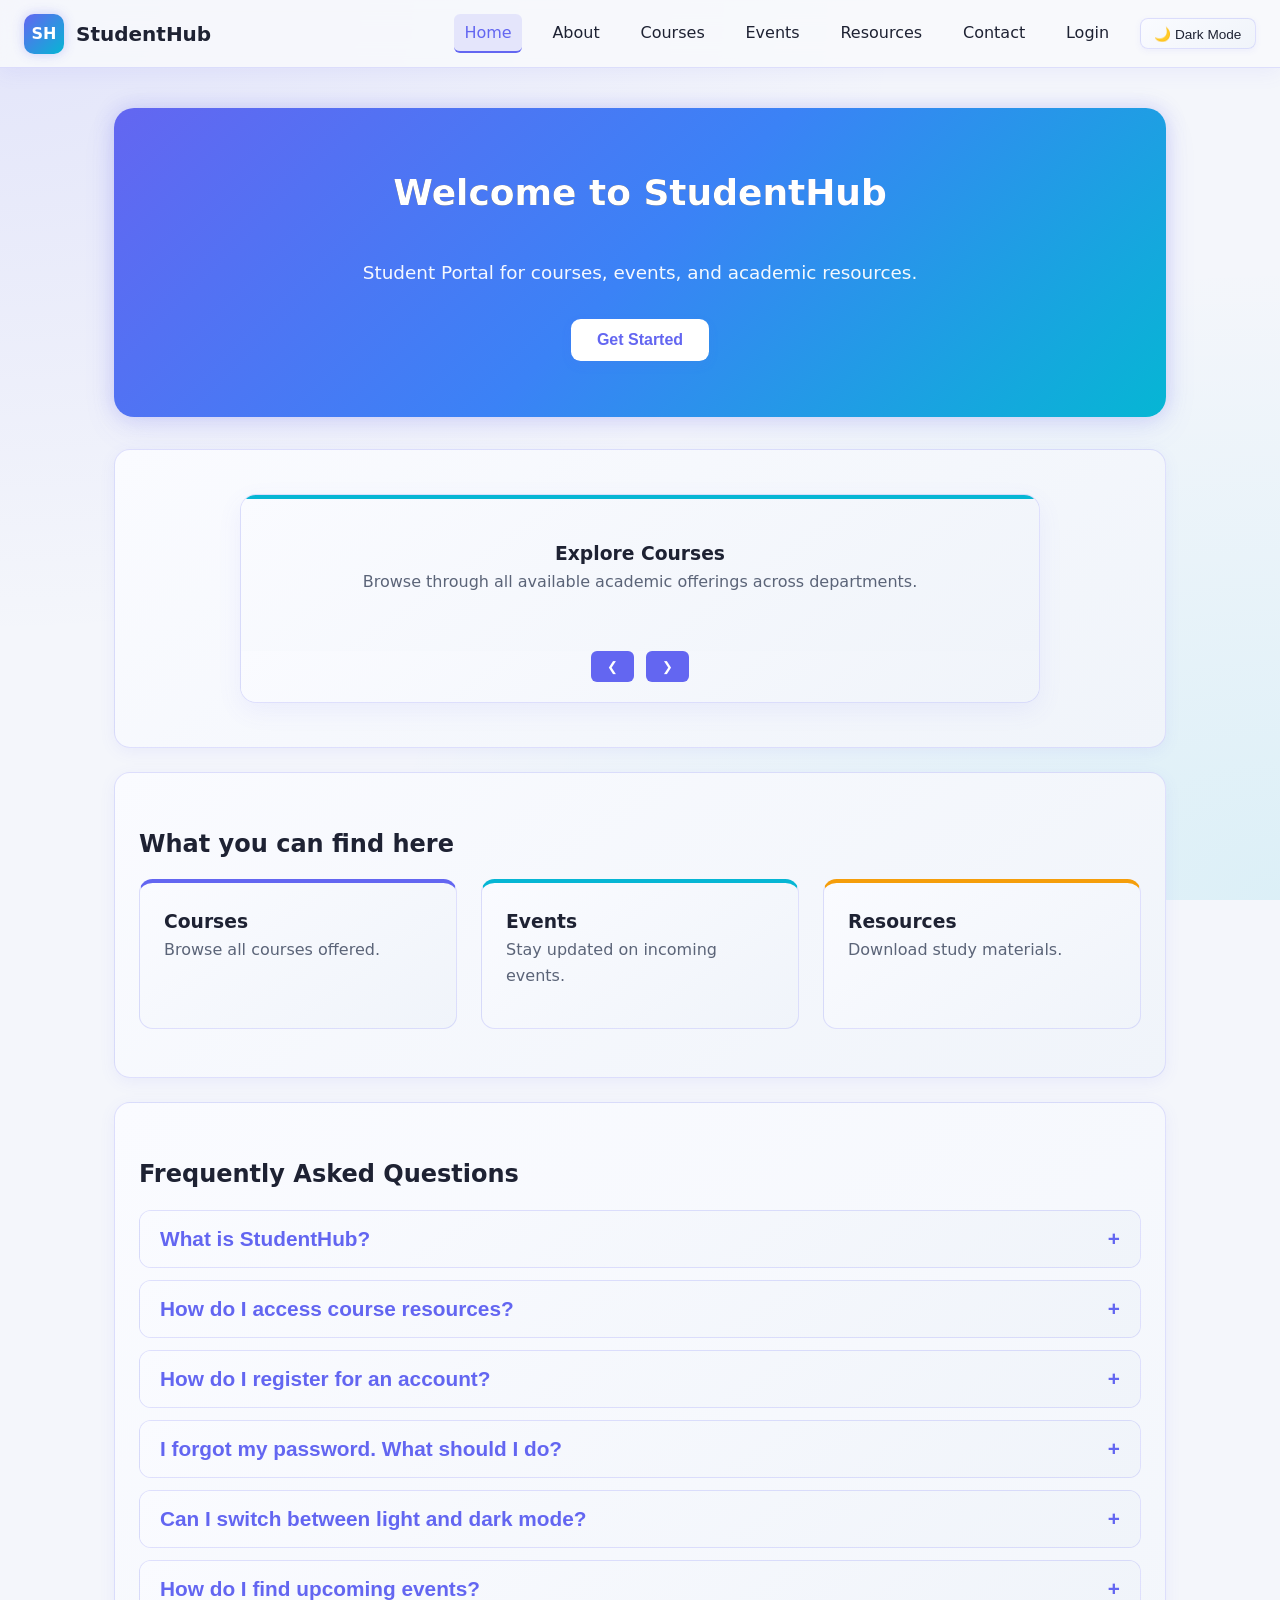
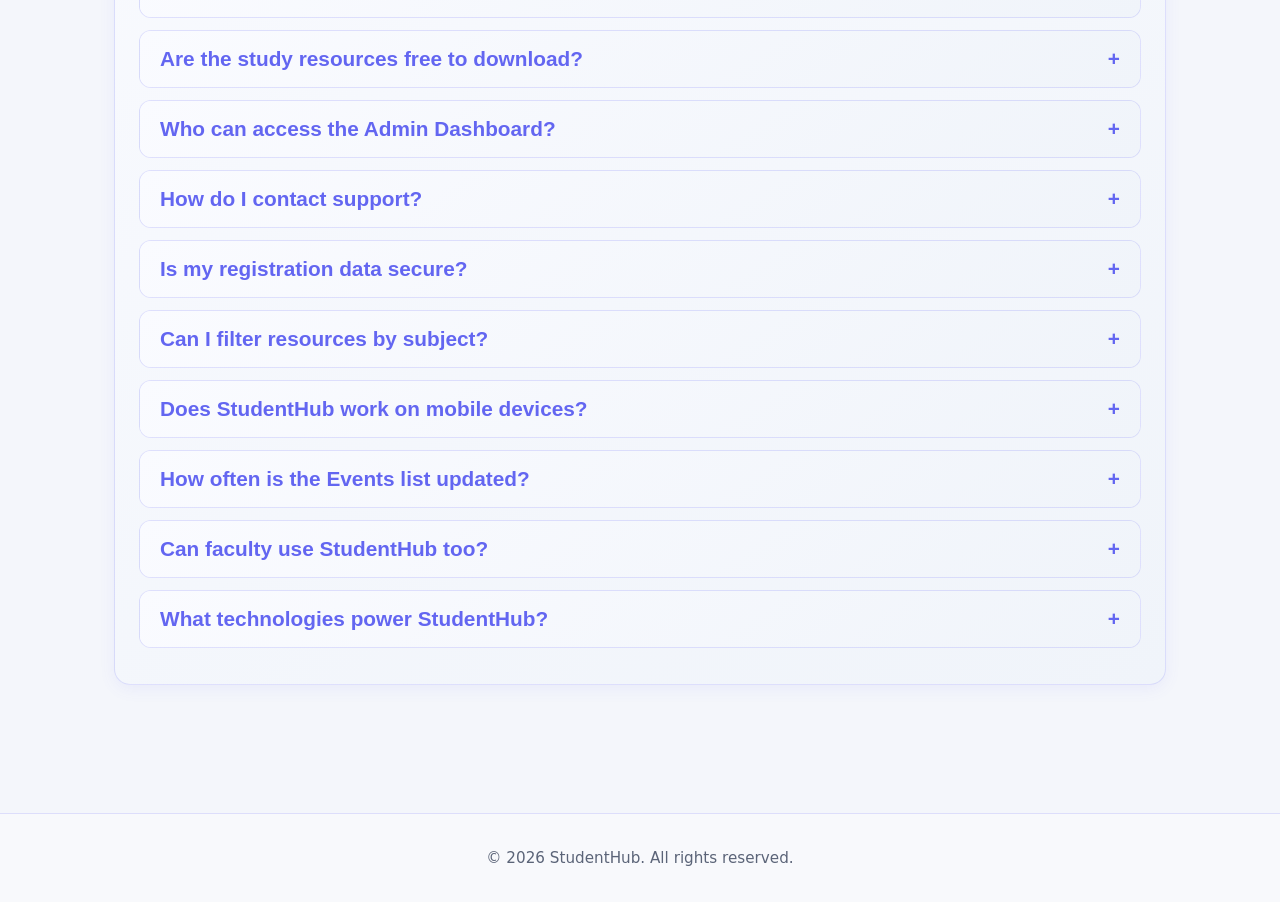
<file: index.html>
<!DOCTYPE html>
<html lang="en">
<head>
    <meta charset="UTF-8">
    <meta name="viewport" content="width=device-width, initial-scale=1.0">
    <title>StudentHub - Home</title>
    <link rel="stylesheet" href="css/style.css">
</head>
<body>

    <header>
        <a href="index.html" class="header-brand">
            <div class="logo">SH</div>
            <span class="logo-text">StudentHub</span>
        </a>

        <button class="hamburger-btn" aria-label="Toggle Navigation">☰</button>

        <nav>
            <ul>
                <li><a href="index.html">Home</a></li>
                <li><a href="about.html">About</a></li>
                <li><a href="courses.html">Courses</a></li>
                <li><a href="events.html">Events</a></li>
                <li><a href="resources.html">Resources</a></li>
                <li><a href="contact.html">Contact</a></li>
                <li><a href="login.html">Login</a></li>
                <li>
                    <button id="theme-toggle" class="theme-toggle-btn" type="button"
                            aria-label="Toggle dark mode">
                        🌙 <span class="theme-text">Dark</span>
                    </button>
                </li>
            </ul>
        </nav>
    </header>

    <main class="container">

        <section class="hero-card">
            <h1>Welcome to StudentHub</h1>
            <p>Student Portal for courses, events, and academic resources.</p>
            <button class="btn btn-primary" data-modal-target="#announcement-modal">
                Get Started
            </button>
        </section>

        <section class="slider-wrapper">
            <div class="slider-container">

                <div class="slide active">
                    <h3>Explore Courses</h3>
                    <p>Browse through all available academic offerings across departments.</p>
                </div>

                <div class="slide">
                    <h3>Stay Updated on Events</h3>
                    <p>Participate in campus workshops, seminars, and tech competitions.</p>
                </div>

                <div class="slide">
                    <h3>Academic Resources</h3>
                    <p>Download previous semester study materials and lecture notes.</p>
                </div>

                <div class="slider-controls">
                    <button class="slider-btn prev" aria-label="Previous Slide">❮</button>
                    <button class="slider-btn next" aria-label="Next Slide">❯</button>
                </div>

            </div>
        </section>

        <section class="section">
            <h2>What you can find here</h2>

            <div class="grid-3">

                <div class="card">
                    <h3>Courses</h3>
                    <p>Browse all courses offered.</p>
                </div>

                <div class="card">
                    <h3>Events</h3>
                    <p>Stay updated on incoming events.</p>
                </div>

                <div class="card">
                    <h3>Resources</h3>
                    <p>Download study materials.</p>
                </div>

            </div>
        </section>

        <!-- Practical 6: Dynamic FAQ -->
        <section class="section">
            <h2>Frequently Asked Questions</h2>

            <div id="faq-container" class="faq-container">
                <p class="fetch-status">Loading FAQs...</p>
            </div>
        </section>

        <div id="announcement-modal" class="modal">

            <div class="modal-header">
                <h3>Get Started with StudentHub</h3>
                <button data-modal-close class="close-modal-btn">&times;</button>
            </div>

            <div class="modal-body">
                <p>
                    Welcome! Explore courses, view upcoming events, and access
                    study resources right from your dashboard.
                </p>
            </div>

        </div>

        <div id="modal-overlay"></div>

    </main>

    <footer class="footer">
        <p>&copy; 2026 StudentHub. All rights reserved.</p>
    </footer>

    <script src="js/main.js"></script>
</body>
</html>
</file>
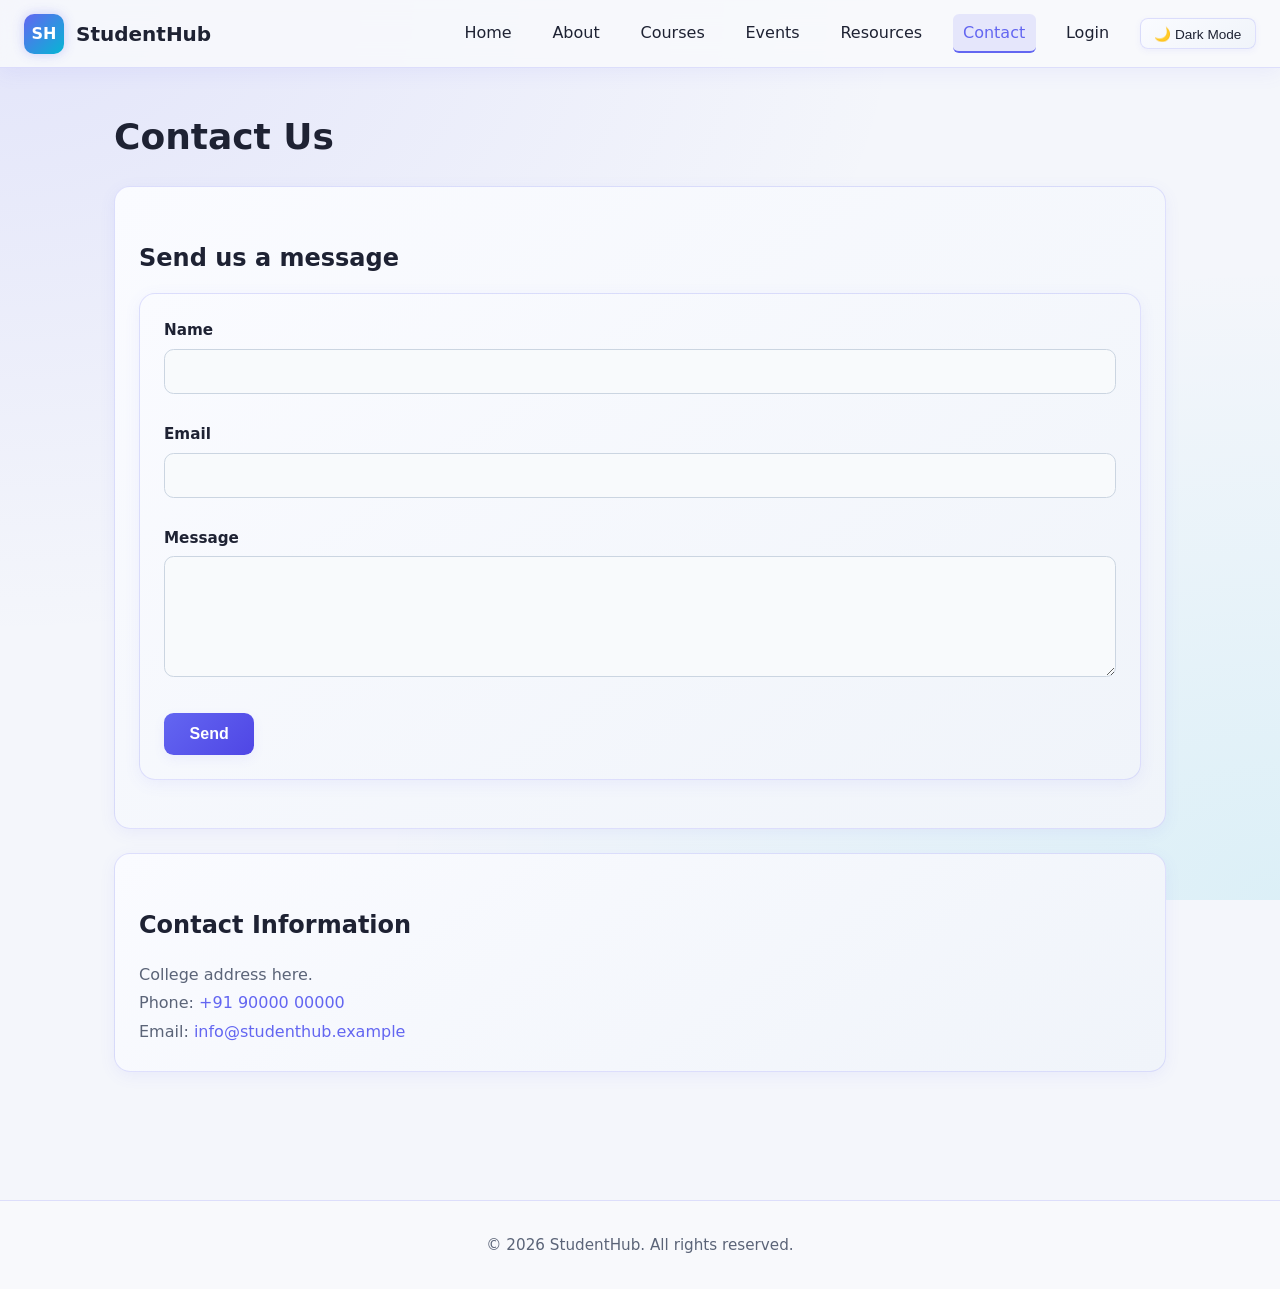
<file: contact.html>
<!DOCTYPE html>
<html lang="en">
<head>
  <meta charset="UTF-8">
  <meta name="viewport" content="width=device-width, initial-scale=1.0">
  <title>StudentHub — Contact</title>
  <link rel="stylesheet" href="css/style.css">
</head>
<body>

  <header>
  <a href="index.html" class="header-brand">
    <div class="logo">SH</div>
    <span class="logo-text">StudentHub</span>
  </a>

  <button class="hamburger-btn" aria-label="Toggle Navigation">☰</button>

  <nav>
    <ul>
      <li><a href="index.html">Home</a></li>
      <li><a href="about.html">About</a></li>
      <li><a href="courses.html">Courses</a></li>
      <li><a href="events.html">Events</a></li>
      <li><a href="resources.html">Resources</a></li>
      <li><a href="contact.html">Contact</a></li>
      <li><a href="login.html">Login</a></li>
      <li>
        <button id="theme-toggle" class="theme-toggle-btn" type="button" aria-label="Toggle dark mode">
          🌙 <span class="theme-text">Dark</span>
        </button>
      </li>
    </ul>
  </nav>
  </header>

  <main>
    <h1>Contact Us</h1>

    <section aria-labelledby="contact-form-heading">
      <h2 id="contact-form-heading">Send us a message</h2>
      <form action="contact.php" method="post">
        <div>
          <label for="name">Name</label>
          <input type="text" id="name" name="name" required>
        </div>

        <div>
          <label for="email">Email</label>
          <input type="email" id="email" name="email" required>
        </div>

        <div>
          <label for="message">Message</label>
          <textarea id="message" name="message" rows="5" cols = "45" required></textarea>
        </div>

        <button type="submit">Send</button>
      </form>
    </section>

    <aside aria-labelledby="contact-info-heading">
      <h2 id="contact-info-heading">Contact Information</h2>
      <address>
        College address here.<br>
        Phone: <a href="tel:+91 900000000">+91 90000 00000</a><br>
        Email: <a href="mailto:info@studenthub.example">info@studenthub.example</a>
      </address>
    </aside>
  </main>

  <footer>
    <p>&copy; 2026 StudentHub. All rights reserved.</p>
  </footer>

  <script src="js/main.js"></script>
</body>
</html>
</file>
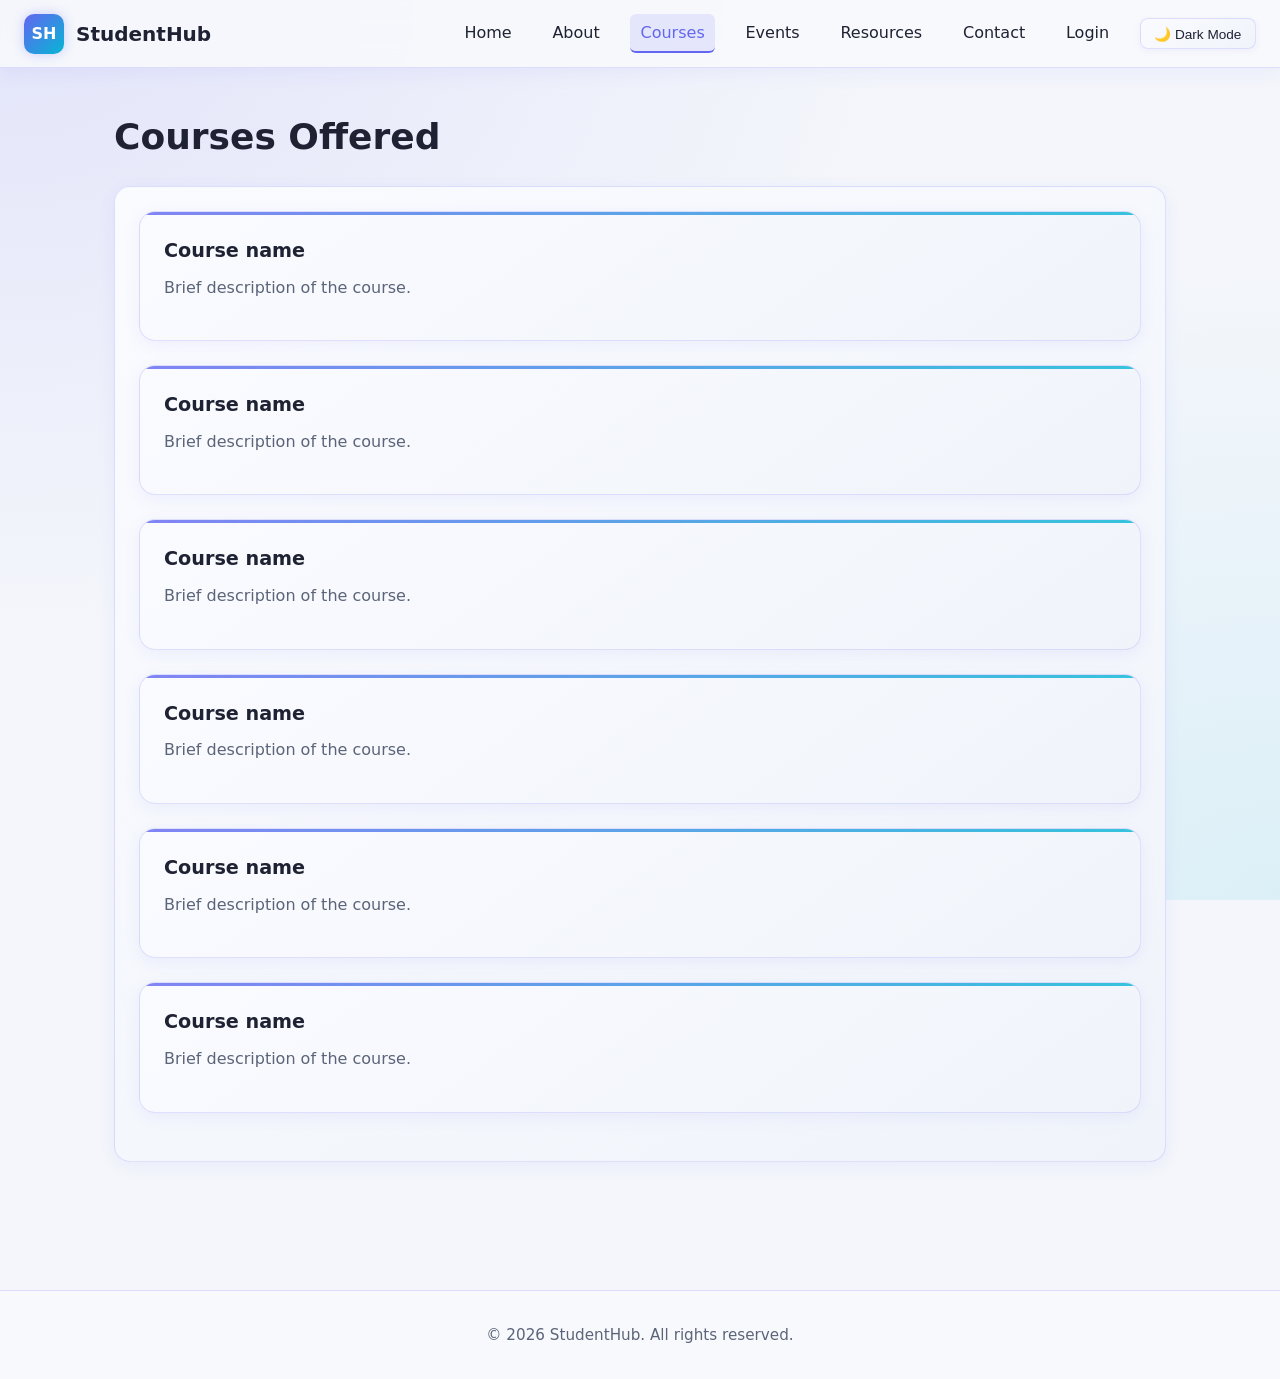
<file: courses.html>
<!DOCTYPE html>
<html lang="en">
<head>
  <meta charset="UTF-8">
  <meta name="viewport" content="width=device-width, initial-scale=1.0">
  <title>StudentHub — Courses</title>
  <link rel="stylesheet" href="css/style.css">
</head>
<body>

  <header>
  <a href="index.html" class="header-brand">
    <div class="logo">SH</div>
    <span class="logo-text">StudentHub</span>
  </a>

  <button class="hamburger-btn" aria-label="Toggle Navigation">☰</button>

  <nav>
    <ul>
      <li><a href="index.html">Home</a></li>
      <li><a href="about.html">About</a></li>
      <li><a href="courses.html">Courses</a></li>
      <li><a href="events.html">Events</a></li>
      <li><a href="resources.html">Resources</a></li>
      <li><a href="contact.html">Contact</a></li>
      <li><a href="login.html">Login</a></li>
      <li>
        <button id="theme-toggle" class="theme-toggle-btn" type="button" aria-label="Toggle dark mode">
          🌙 <span class="theme-text">Dark</span>
        </button>
      </li>
    </ul>
  </nav>
  </header>

  <main>
    <h1>Courses Offered</h1>

    <section aria-labelledby="courses-list-heading">
      <h2 id="courses-list-heading" class="visually-hidden">Course list</h2>

      <article>
        <h3>Course name</h3>
        <p>Brief description of the course.</p>
      </article>

      <article>
        <h3>Course name</h3>
        <p>Brief description of the course.</p>
      </article>

      <article>
        <h3>Course name</h3>
        <p>Brief description of the course.</p>
      </article>

      <article>
        <h3>Course name</h3>
        <p>Brief description of the course.</p>
      </article>

      <article>
        <h3>Course name</h3>
        <p>Brief description of the course.</p>
      </article>

      <article>
        <h3>Course name</h3>
        <p>Brief description of the course.</p>
      </article>
    </section>
  </main>

  <footer>
    <p>&copy; 2026 StudentHub. All rights reserved.</p>
  </footer>

  <script src="js/main.js"></script>
</body>
</html>
</file>
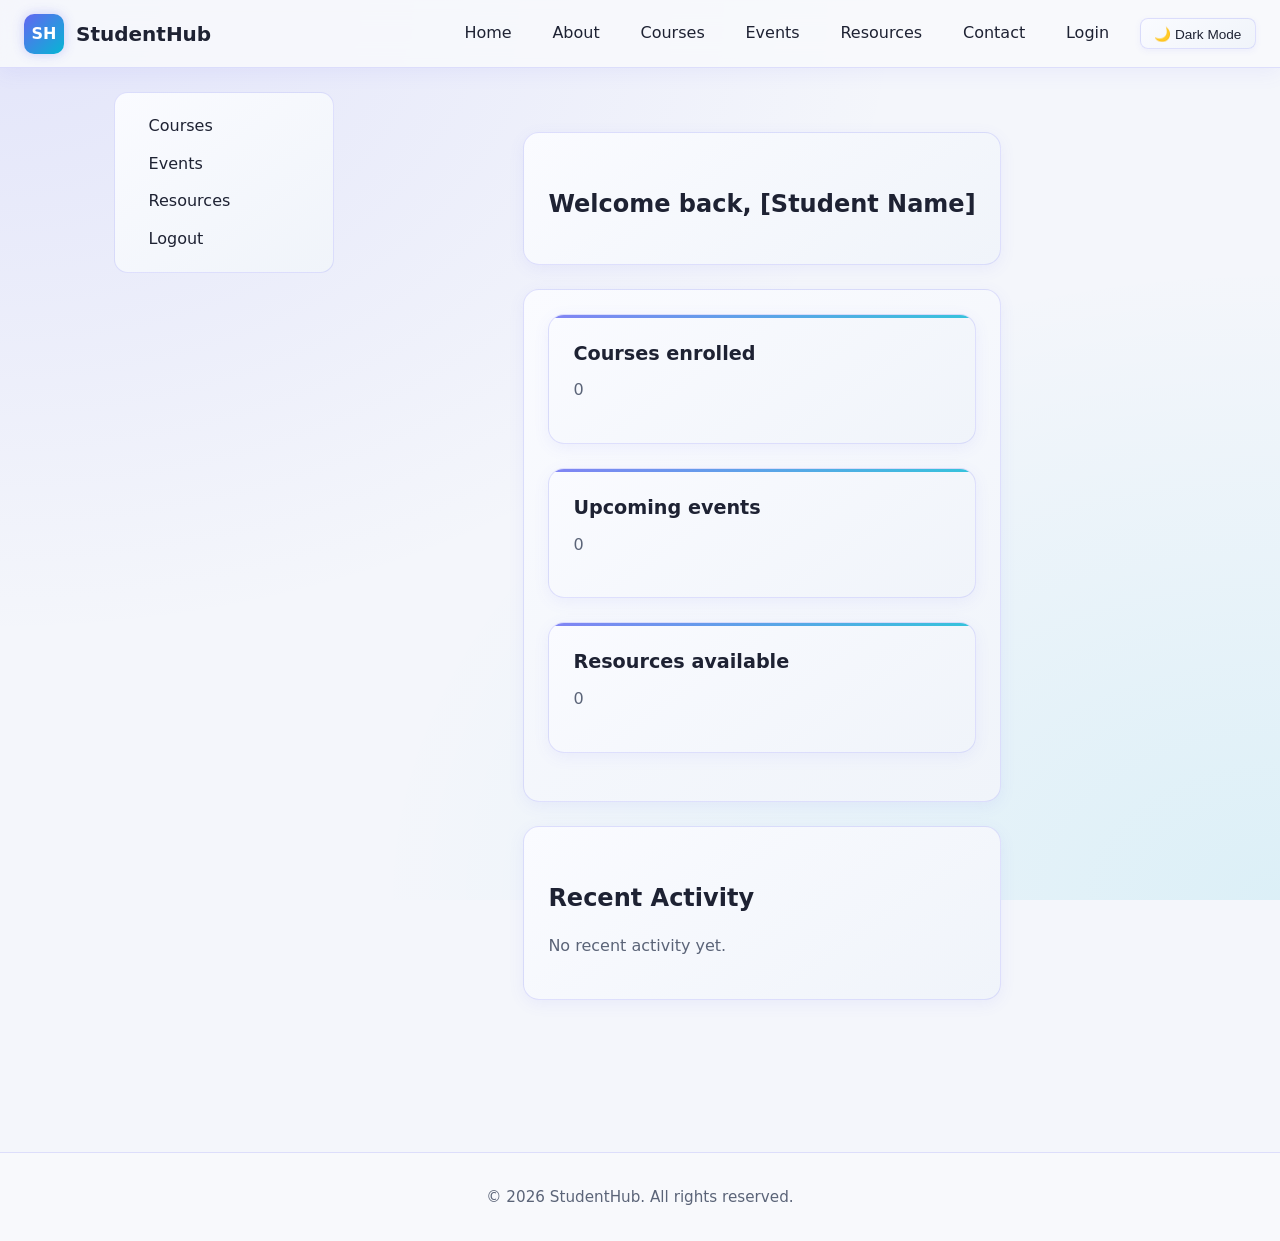
<file: dashboard.html>
<!DOCTYPE html>
<html lang="en">
<head>
  <meta charset="UTF-8">
  <meta name="viewport" content="width=device-width, initial-scale=1.0">
  <title>StudentHub — Student Dashboard</title>
  <link rel="stylesheet" href="css/style.css">
</head>
<body>

  <header>
  <a href="index.html" class="header-brand">
    <div class="logo">SH</div>
    <span class="logo-text">StudentHub</span>
  </a>

  <button class="hamburger-btn" aria-label="Toggle Navigation">☰</button>

  <nav>
    <ul>
      <li><a href="index.html">Home</a></li>
      <li><a href="about.html">About</a></li>
      <li><a href="courses.html">Courses</a></li>
      <li><a href="events.html">Events</a></li>
      <li><a href="resources.html">Resources</a></li>
      <li><a href="contact.html">Contact</a></li>
      <li><a href="login.html">Login</a></li>
      <li>
        <button id="theme-toggle" class="theme-toggle-btn" type="button" aria-label="Toggle dark mode">
          🌙 <span class="theme-text">Dark</span>
        </button>
      </li>
    </ul>
  </nav>
  </header>

  <div class="dashboard-layout">
    <nav aria-label="Dashboard navigation">
      <ul>
        <li><a href="courses.html">Courses</a></li>
        <li><a href="events.html">Events</a></li>
        <li><a href="resources.html">Resources</a></li>
        <li><a href="login.html">Logout</a></li>
      </ul>
    </nav>

    <main>
      <section aria-labelledby="welcome-heading">
        <h2 id="welcome-heading">Welcome back, [Student Name]</h2>
      </section>

      <section aria-labelledby="stats-heading">
        <h2 id="stats-heading" class="visually-hidden">Quick stats</h2>
        <article>
          <h3>Courses enrolled</h3>
          <p>0</p>
        </article>
        <article>
          <h3>Upcoming events</h3>
          <p>0</p>
        </article>
        <article>
          <h3>Resources available</h3>
          <p>0</p>
        </article>
      </section>

      <section aria-labelledby="activity-heading">
        <h2 id="activity-heading">Recent Activity</h2>
        <p>No recent activity yet.</p>
      </section>
    </main>
  </div>

  <footer>
    <p>&copy; 2026 StudentHub. All rights reserved.</p>
  </footer>

  <script src="js/main.js"></script>
</body>
</html>
</file>
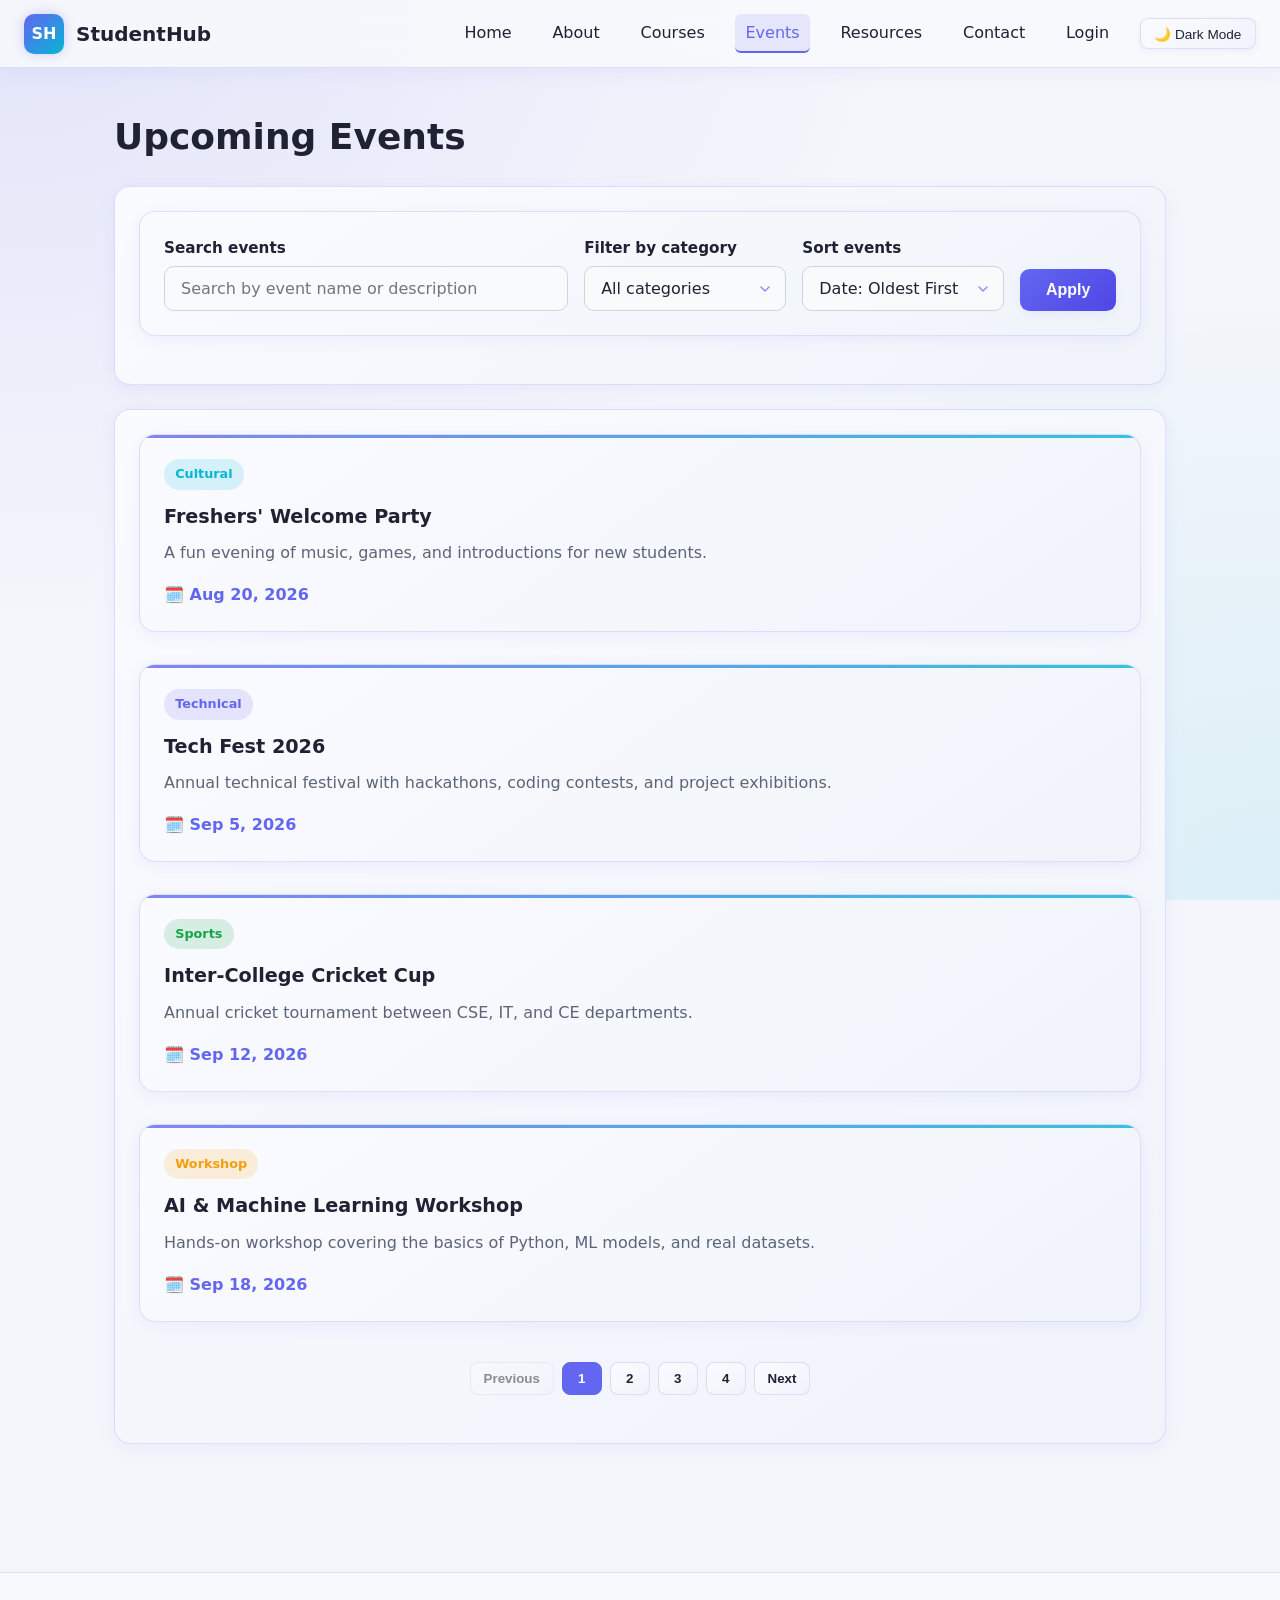
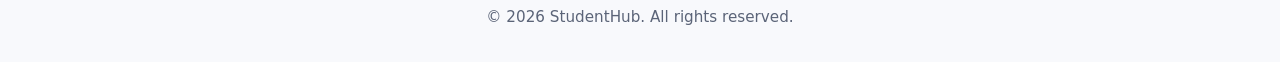
<file: events.html>
<!DOCTYPE html>
<html lang="en">
<head>
    <meta charset="UTF-8">
    <meta name="viewport" content="width=device-width, initial-scale=1.0">
    <title>StudentHub — Events</title>
    <link rel="stylesheet" href="css/style.css">
</head>
<body>

    <header>
        <a href="index.html" class="header-brand">
            <div class="logo">SH</div>
            <span class="logo-text">StudentHub</span>
        </a>

        <button class="hamburger-btn" aria-label="Toggle Navigation">☰</button>

        <nav>
            <ul>
                <li><a href="index.html">Home</a></li>
                <li><a href="about.html">About</a></li>
                <li><a href="courses.html">Courses</a></li>
                <li><a href="events.html">Events</a></li>
                <li><a href="resources.html">Resources</a></li>
                <li><a href="contact.html">Contact</a></li>
                <li><a href="login.html">Login</a></li>
                <li>
                    <button id="theme-toggle" class="theme-toggle-btn" type="button"
                            aria-label="Toggle dark mode">
                        🌙 <span class="theme-text">Dark</span>
                    </button>
                </li>
            </ul>
        </nav>
    </header>

    <main>

        <h1>Upcoming Events</h1>

        <!-- Practical 6: Search, Filter and Sort -->
        <section class="data-controls-section"
                 aria-labelledby="events-controls-heading">

            <h2 id="events-controls-heading" class="visually-hidden">
                Event search and filter controls
            </h2>

            <form id="events-controls" class="data-controls">

                <div>
                    <label for="event-search">Search events</label>
                    <input
                        type="search"
                        id="event-search"
                        placeholder="Search by event name or description"
                    >
                </div>

                <div>
                    <label for="event-category">Filter by category</label>
                    <select id="event-category">
                        <option value="">All categories</option>
                        <option value="technical">Technical</option>
                        <option value="cultural">Cultural</option>
                        <option value="sports">Sports</option>
                        <option value="workshop">Workshop</option>
                        <option value="seminar">Seminar</option>
                    </select>
                </div>

                <div>
                    <label for="event-sort">Sort events</label>
                    <select id="event-sort">
                        <option value="date-asc">Date: Oldest First</option>
                        <option value="date-desc">Date: Newest First</option>
                        <option value="title-asc">Title: A-Z</option>
                        <option value="title-desc">Title: Z-A</option>
                    </select>
                </div>

                <button type="submit">Apply</button>

            </form>

        </section>

        <p id="events-status" class="fetch-status">Loading events...</p>

        <section aria-labelledby="events-list-heading">

            <h2 id="events-list-heading" class="visually-hidden">
                Event list
            </h2>

            <div id="events-container" class="event-list"></div>

            <div id="events-pagination" class="pagination"
                 aria-label="Events pagination"></div>

        </section>

    </main>

    <footer>
        <p>&copy; 2026 StudentHub. All rights reserved.</p>
    </footer>

    <script src="js/main.js"></script>
</body>
</html>
</file>
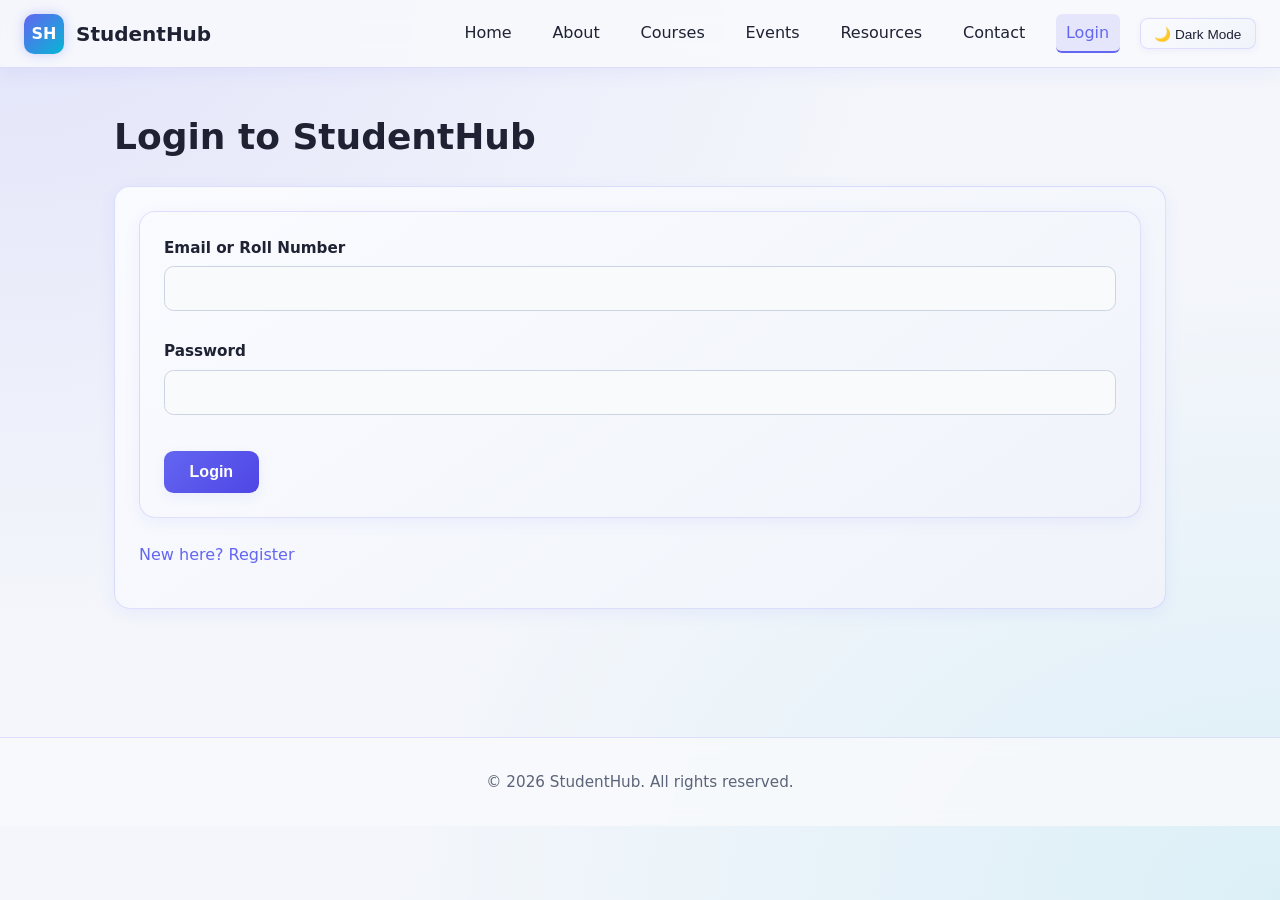
<file: login.html>
<!DOCTYPE html>
<html lang="en">
<head>
  <meta charset="UTF-8">
  <meta name="viewport" content="width=device-width, initial-scale=1.0">
  <title>StudentHub — Login</title>
  <link rel="stylesheet" href="css/style.css">
</head>
<body>

  <header>
  <a href="index.html" class="header-brand">
    <div class="logo">SH</div>
    <span class="logo-text">StudentHub</span>
  </a>

  <button class="hamburger-btn" aria-label="Toggle Navigation">☰</button>

  <nav>
    <ul>
      <li><a href="index.html">Home</a></li>
      <li><a href="about.html">About</a></li>
      <li><a href="courses.html">Courses</a></li>
      <li><a href="events.html">Events</a></li>
      <li><a href="resources.html">Resources</a></li>
      <li><a href="contact.html">Contact</a></li>
      <li><a href="login.html">Login</a></li>
      <li>
        <button id="theme-toggle" class="theme-toggle-btn" type="button" aria-label="Toggle dark mode">
          🌙 <span class="theme-text">Dark</span>
        </button>
      </li>
    </ul>
  </nav>
  </header>

  <main>
    <h1>Login to StudentHub</h1>

    <section aria-labelledby="login-form-heading">
      <h2 id="login-form-heading" class="visually-hidden">Login form</h2>
      <form action="#" method="post">

        <div>
          <label for="identifier">Email or Roll Number</label>
          <input type="text" id="identifier" name="identifier" required>
        </div>

        <div>
          <label for="password">Password</label>
          <input type="password" id="password" name="password" required>
        </div>

        <button type="submit">Login</button>
      </form>

      <p><a href="register.html">New here? Register</a></p>
    </section>
  </main>

  <footer>
    <p>&copy; 2026 StudentHub. All rights reserved.</p>
  </footer>

  <script src="js/main.js"></script>
</body>
</html>
</file>
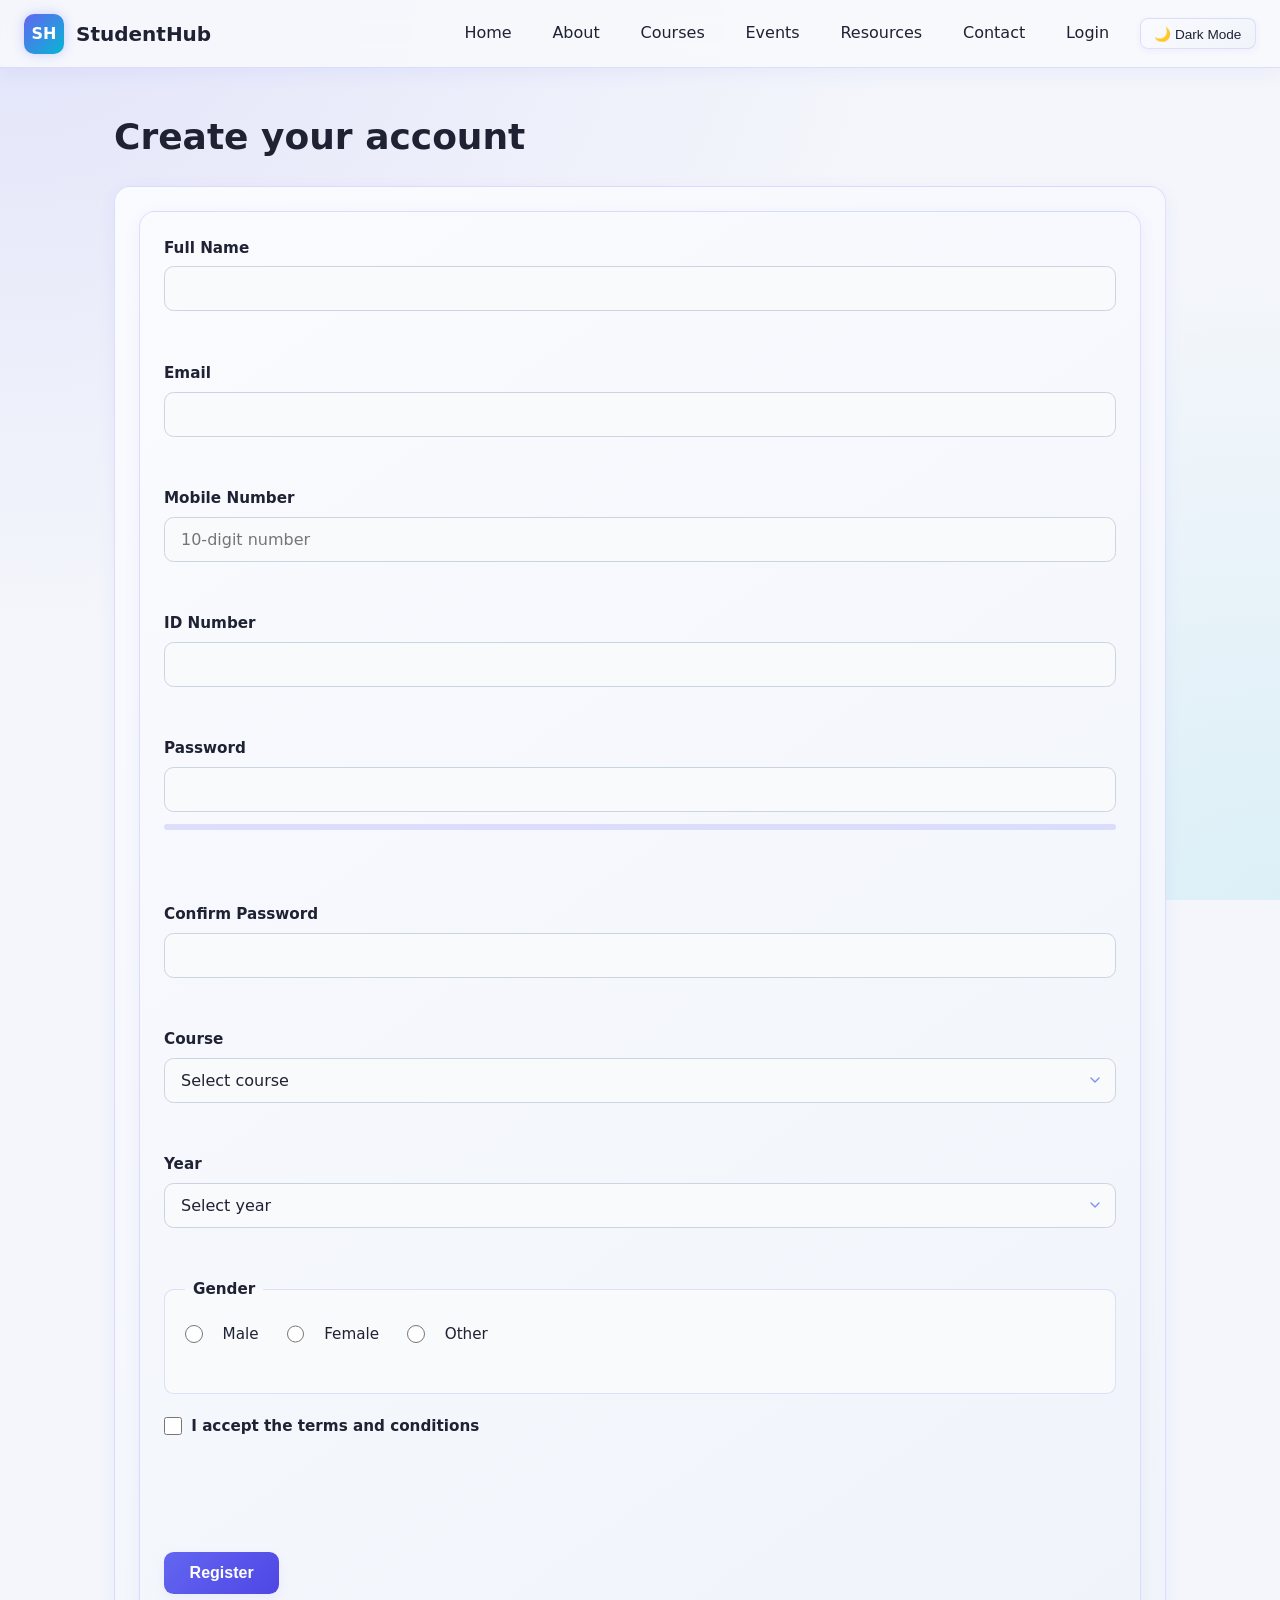
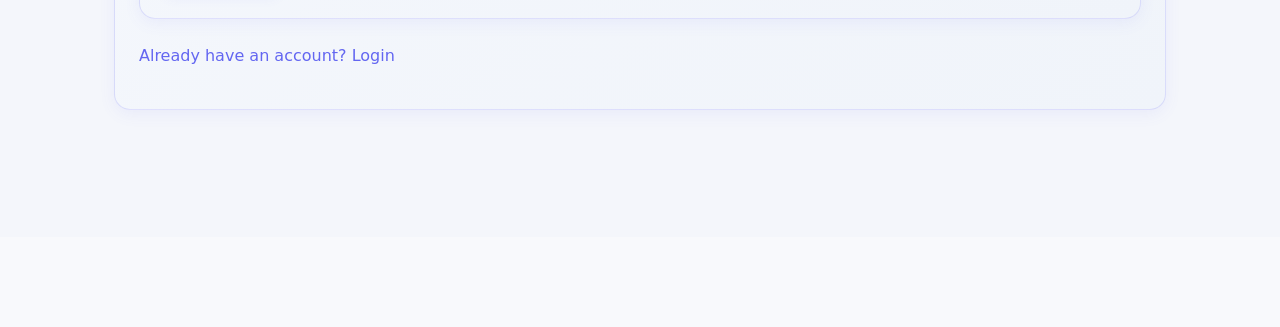
<file: register.html>
<!DOCTYPE html>
<html lang="en">
<head>
  <meta charset="UTF-8">
  <meta name="viewport" content="width=device-width, initial-scale=1.0">
  <title>StudentHub — Register</title>
  <link rel="stylesheet" href="css/style.css">
</head>
<body>

  <header>
  <a href="index.html" class="header-brand">
    <div class="logo">SH</div>
    <span class="logo-text">StudentHub</span>
  </a>

  <button class="hamburger-btn" aria-label="Toggle Navigation">☰</button>

  <nav>
    <ul>
      <li><a href="index.html">Home</a></li>
      <li><a href="about.html">About</a></li>
      <li><a href="courses.html">Courses</a></li>
      <li><a href="events.html">Events</a></li>
      <li><a href="resources.html">Resources</a></li>
      <li><a href="contact.html">Contact</a></li>
      <li><a href="login.html">Login</a></li>
      <li>
        <button id="theme-toggle" class="theme-toggle-btn" type="button" aria-label="Toggle dark mode">
          🌙 <span class="theme-text">Dark</span>
        </button>
      </li>
    </ul>
  </nav>
  </header>

  <main>
    <h1>Create your account</h1>

    <section aria-labelledby="register-form-heading">
      <h2 id="register-form-heading" class="visually-hidden">Registration form</h2>
      <form id="register-form" action="register.php" method="post" novalidate>

        <div>
          <label for="fullname">Full Name</label>
          <input type="text" id="fullname" name="fullname" required aria-describedby="err-fullname">
          <span class="error-message" id="err-fullname"></span>
        </div>

        <div>
          <label for="email">Email</label>
          <input type="email" id="email" name="email" required aria-describedby="err-email">
          <span class="error-message" id="err-email"></span>
        </div>

        <div>
          <label for="mobile">Mobile Number</label>
          <input type="tel" id="mobile" name="mobile" required aria-describedby="err-mobile" placeholder="10-digit number">
          <span class="error-message" id="err-mobile"></span>
        </div>

        <div>
          <label for="idno">ID Number</label>
          <input type="text" id="idno" name="idno" required aria-describedby="err-idno">
          <span class="error-message" id="err-idno"></span>
        </div>

        <div>
          <label for="password">Password</label>
          <input type="password" id="password" name="password" required minlength="8" aria-describedby="err-password pw-strength-text">
          <div class="password-strength">
            <div class="password-strength-bar" id="pw-strength-bar"></div>
          </div>
          <span class="strength-text" id="pw-strength-text"></span>
          <span class="error-message" id="err-password"></span>
        </div>

        <div>
          <label for="confirm-password">Confirm Password</label>
          <input type="password" id="confirm-password" name="confirm-password" required minlength="8" aria-describedby="err-confirm-password">
          <span class="error-message" id="err-confirm-password"></span>
        </div>

        <div>
          <label for="course">Course</label>
          <select id="course" name="course" required aria-describedby="err-course">
            <option value="">Select course</option>
            <option value="cse">B.Tech CSE</option>
            <option value="ce">B.Tech CE</option>
            <option value="it">B.Tech IT</option>
          </select>
          <span class="error-message" id="err-course"></span>
        </div>

        <div>
          <label for="year">Year</label>
          <select id="year" name="year" required aria-describedby="err-year">
            <option value="">Select year</option>
            <option value="1">1st</option>
            <option value="2">2nd</option>
            <option value="3">3rd</option>
            <option value="4">4th</option>
          </select>
          <span class="error-message" id="err-year"></span>
        </div>

        <fieldset aria-describedby="err-gender">
          <legend>Gender</legend>
          <input type="radio" id="gender-male" name="gender" value="male">
          <label for="gender-male">Male</label>
          <input type="radio" id="gender-female" name="gender" value="female">
          <label for="gender-female">Female</label>
          <input type="radio" id="gender-other" name="gender" value="other">
          <label for="gender-other">Other</label>
          <span class="error-message" id="err-gender"></span>
        </fieldset>

        <div>
          <input type="checkbox" id="terms" name="terms" required aria-describedby="err-terms">
          <label for="terms">I accept the terms and conditions</label>
          <span class="error-message" id="err-terms"></span>
        </div>

        <p id="form-success" role="status"></p>

        <button type="submit">Register</button>
      </form>

      <p><a href="login.html">Already have an account? Login</a></p>
    </section>
  </main>

  <footer>
    <p>&copy; 2026 StudentHub. All rights reserved.</p>
  </footer>

  <script src="js/main.js"></script>
</body>
</html>
</file>
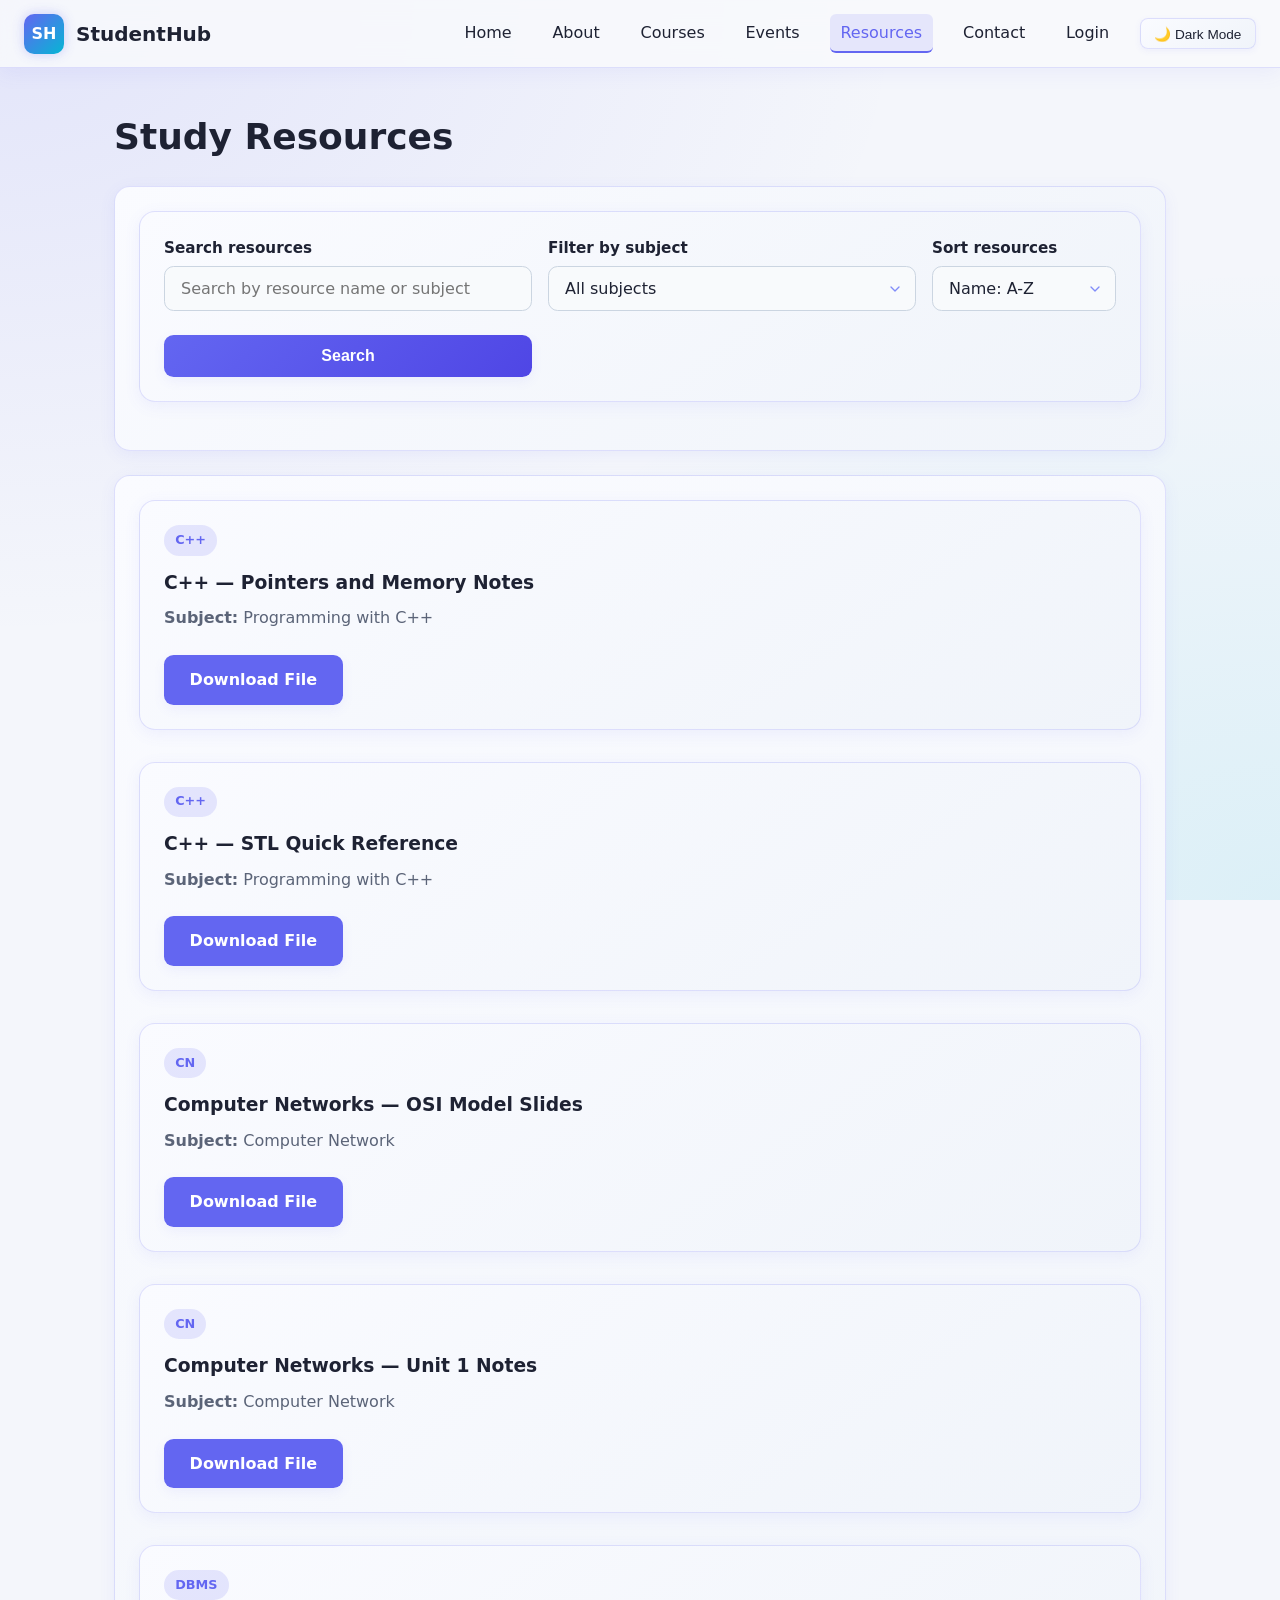
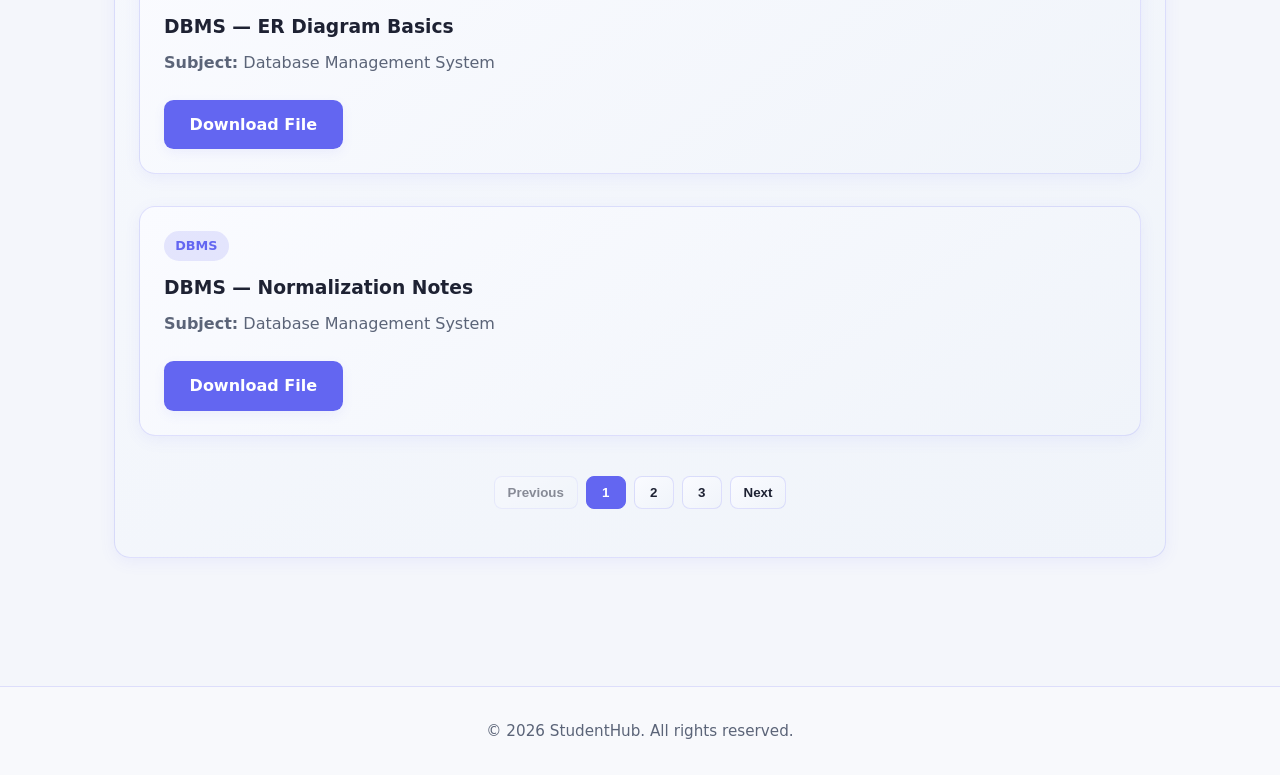
<file: resources.html>
<!DOCTYPE html>
<html lang="en">
<head>
    <meta charset="UTF-8">
    <meta name="viewport" content="width=device-width, initial-scale=1.0">
    <title>StudentHub — Resources</title>
    <link rel="stylesheet" href="css/style.css">
</head>
<body>

    <header>
        <a href="index.html" class="header-brand">
            <div class="logo">SH</div>
            <span class="logo-text">StudentHub</span>
        </a>

        <button class="hamburger-btn" aria-label="Toggle Navigation">☰</button>

        <nav>
            <ul>
                <li><a href="index.html">Home</a></li>
                <li><a href="about.html">About</a></li>
                <li><a href="courses.html">Courses</a></li>
                <li><a href="events.html">Events</a></li>
                <li><a href="resources.html">Resources</a></li>
                <li><a href="contact.html">Contact</a></li>
                <li><a href="login.html">Login</a></li>
                <li>
                    <button id="theme-toggle" class="theme-toggle-btn" type="button"
                            aria-label="Toggle dark mode">
                        🌙 <span class="theme-text">Dark</span>
                    </button>
                </li>
            </ul>
        </nav>
    </header>

    <main>

        <h1>Study Resources</h1>

        <!-- Practical 6: Search, Filter and Sort -->
        <section class="data-controls-section"
                 aria-labelledby="resource-controls-heading">

            <h2 id="resource-controls-heading" class="visually-hidden">
                Resource search and filter controls
            </h2>

            <form id="resources-controls"
                  class="data-controls"
                  role="search">

                <div>
                    <label for="resource-search">Search resources</label>
                    <input
                        type="search"
                        id="resource-search"
                        name="q"
                        placeholder="Search by resource name or subject"
                    >
                </div>

                <div>
                    <label for="subject-filter">Filter by subject</label>

                    <select id="subject-filter" name="subject">

                        <option value="">All subjects</option>

                        <option value="cn">
                            Computer Network
                        </option>

                        <option value="dsa">
                            Data Structures and Algorithms
                        </option>

                        <option value="dbms">
                            Database Management System
                        </option>

                        <option value="ml">
                            Machine Learning
                        </option>

                        <option value="java">
                            Object Oriented Programing with Java
                        </option>

                        <option value="os">
                            Operating System
                        </option>

                        <option value="C++">
                            Programming with C++
                        </option>

                    </select>
                </div>

                <div>
                    <label for="resource-sort">Sort resources</label>

                    <select id="resource-sort">
                        <option value="name-asc">Name: A-Z</option>
                        <option value="name-desc">Name: Z-A</option>
                        <option value="subject-asc">Subject: A-Z</option>
                        <option value="subject-desc">Subject: Z-A</option>
                    </select>
                </div>

                <button type="submit">Search</button>

            </form>

        </section>

        <p id="resources-status" class="fetch-status">
            Loading resources...
        </p>

        <section aria-labelledby="resource-list-heading">

            <h2 id="resource-list-heading" class="visually-hidden">
                Resource list
            </h2>

            <div id="resources-container" class="resource-list"></div>

            <div id="resources-pagination"
                 class="pagination"
                 aria-label="Resources pagination"></div>

        </section>

    </main>

    <footer>
        <p>&copy; 2026 StudentHub. All rights reserved.</p>
    </footer>

    <script src="js/main.js"></script>
</body>
</html>
</file>
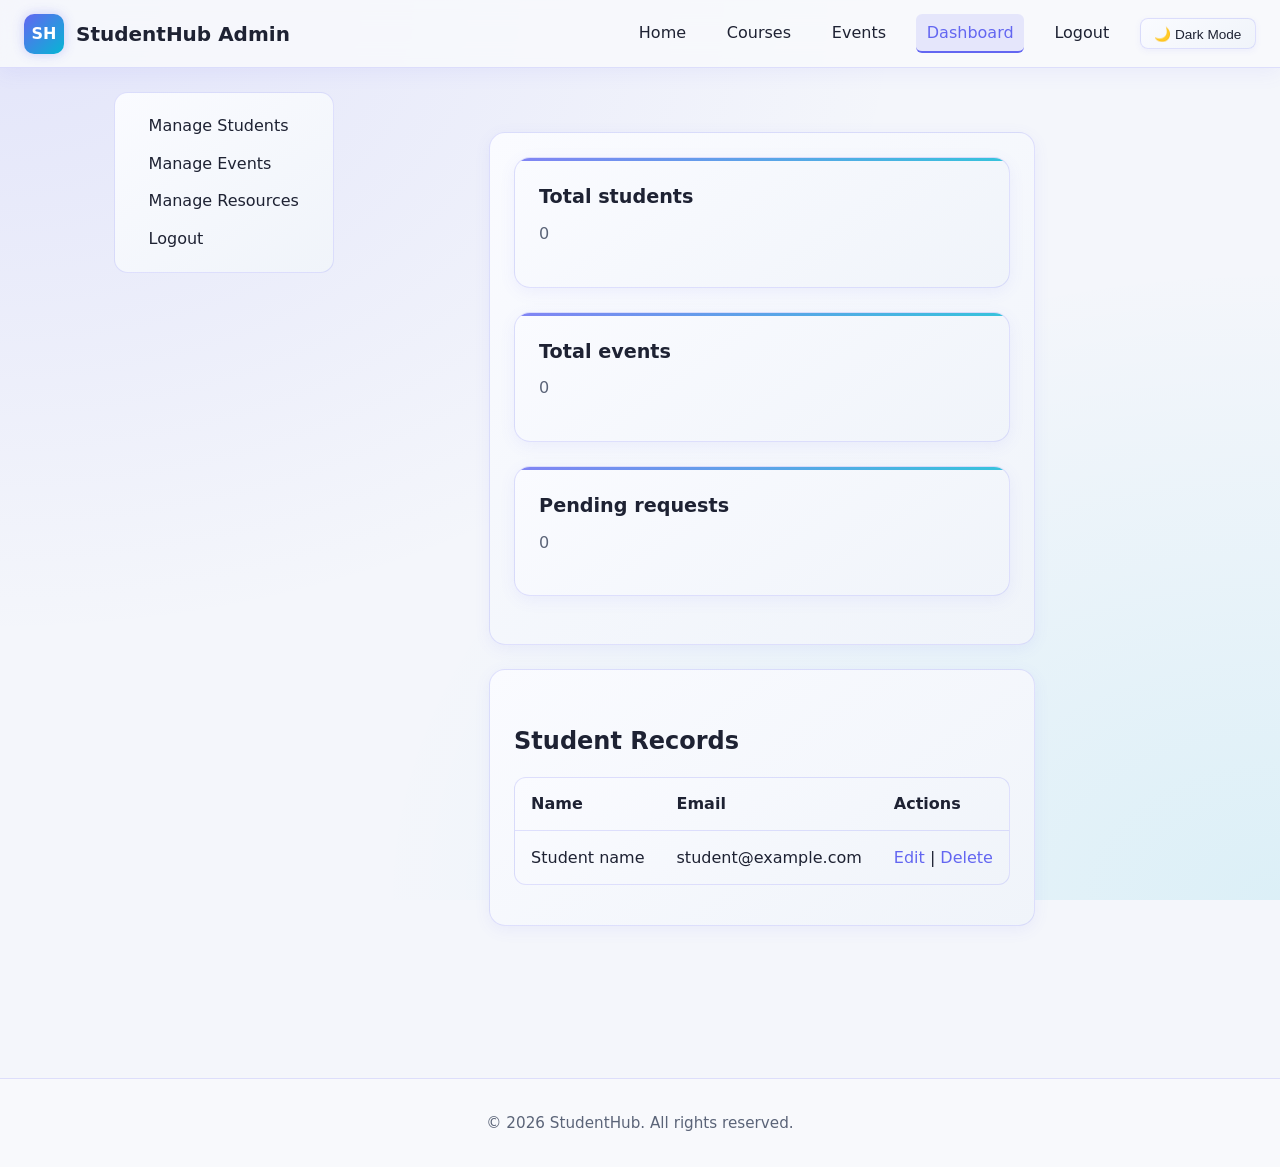
<file: admin/dashboard.html>
<!DOCTYPE html>
<html lang="en">
<head>
  <meta charset="UTF-8">
  <meta name="viewport" content="width=device-width, initial-scale=1.0">
  <title>StudentHub — Admin Dashboard</title>
  <link rel="stylesheet" href="../css/style.css">
</head>
<body>

  <header>
    <a href="../index.html" class="header-brand">
      <div class="logo">SH</div>
      <span class="logo-text">StudentHub Admin</span>
    </a>

    <button class="hamburger-btn" aria-label="Toggle Navigation">☰</button>

    <nav>
      <ul>
        <li><a href="../index.html">Home</a></li>
        <li><a href="../courses.html">Courses</a></li>
        <li><a href="../events.html">Events</a></li>
        <li><a href="dashboard.html" class="active">Dashboard</a></li>
        <li><a href="../login.html">Logout</a></li>
        <li>
          <button id="theme-toggle" class="theme-toggle-btn" type="button" aria-label="Toggle dark mode">
          🌙<span class="theme-text">Dark</span>
          </button>
        </li>
        </ul>
    </nav>
  </header>

  <div class="dashboard-layout">
    <nav aria-label="Admin navigation">
      <ul>
        <li><a href="#students">Manage Students</a></li>
        <li><a href="#events">Manage Events</a></li>
        <li><a href="#resources">Manage Resources</a></li>
        <li><a href="../login.html">Logout</a></li>
      </ul>
    </nav>

    <main>
      <section aria-labelledby="stats-heading">
        <h2 id="stats-heading" class="visually-hidden">Overview stats</h2>
        <article>
          <h3>Total students</h3>
          <p>0</p>
        </article>
        <article>
          <h3>Total events</h3>
          <p>0</p>
        </article>
        <article>
          <h3>Pending requests</h3>
          <p>0</p>
        </article>
      </section>

      <section id="students" aria-labelledby="students-heading">
        <h2 id="students-heading">Student Records</h2>
        <table>
          <caption class="visually-hidden">List of registered students</caption>
          <thead>
            <tr>
              <th scope="col">Name</th>
              <th scope="col">Email</th>
              <th scope="col">Actions</th>
            </tr>
          </thead>
          <tbody>
            <tr>
              <td>Student name</td>
              <td>student@example.com</td>
              <td><a href="#">Edit</a> | <a href="#">Delete</a></td>
            </tr>
          </tbody>
        </table>
      </section>
    </main>
  </div>

  <footer>
    <p>&copy; 2026 StudentHub. All rights reserved.</p>
  </footer>

  <script src="../js/main.js"></script>
</body>
</html>
</file>
<file: css/style.css>
:root,
[data-theme="light"] {
  --bg-color: #f4f6fb;
  --bg-gradient: radial-gradient(at 0% 0%, rgba(99, 102, 241, 0.12) 0px, transparent 50%),
                 radial-gradient(at 100% 100%, rgba(6, 182, 212, 0.1) 0px, transparent 50%);
  --text-color: #1e2233;
  --text-muted: #5b6478;
  
  --card-bg: linear-gradient(145deg, #fafbff 0%, #f0f4fa 100%);
  --card-border: rgba(99, 102, 241, 0.18);
  --card-border-hover: rgba(99, 102, 241, 0.4);
  
  --hero-bg: linear-gradient(135deg, #6366f1 0%, #3b82f6 50%, #06b6d4 100%);
  --hero-text: #ffffff;
  
  --nav-bg: rgba(248, 250, 252, 0.85);
  
  --primary-color: #6366f1;
  --primary-hover: #4f46e5;
  --secondary-color: #06b6d4;
  --accent-color: #f59e0b;
  --success-color: #16a34a;
  --danger-color: #dc2626;
  
  --logo-text-color: #1e2233;
  --input-bg: #f8fafc;
  --input-border: #cbd5e1;
  
  --shadow-color: rgba(99, 102, 241, 0.08);
  --shadow-glow: 0 0 20px rgba(99, 102, 241, 0.25);
  --shadow-md: 0 8px 24px rgba(30, 34, 51, 0.1);
}

[data-theme="dark"] {
  --bg-color: #0b0f19;
  --bg-gradient: radial-gradient(at 0% 0%, rgba(129, 140, 248, 0.15) 0px, transparent 50%),
                 radial-gradient(at 100% 100%, rgba(34, 211, 238, 0.12) 0px, transparent 50%);
  --text-color: #e7eaf3;
  --text-muted: #9aa3b8;
  
  --card-bg: linear-gradient(145deg, #1e293b 0%, #0f172a 100%);
  --card-border: rgba(139, 92, 246, 0.25);
  --card-border-hover: rgba(168, 85, 247, 0.5);
  
  --hero-bg: linear-gradient(135deg, #4338ca 0%, #1e1b4b 50%, #0e7490 100%);
  --hero-text: #ffffff;
  
  --nav-bg: rgba(15, 23, 42, 0.85);
  
  --primary-color: #818cf8;
  --primary-hover: #6366f1;
  --secondary-color: #22d3ee;
  --accent-color: #fbbf24;
  --success-color: #4ade80;
  --danger-color: #f87171;
  
  --logo-text-color: #ffffff;
  --input-bg: #1e293b;
  --input-border: #334155;
  
  --shadow-color: rgba(0, 0, 0, 0.35);
  --shadow-glow: 0 0 25px rgba(139, 92, 246, 0.35);
  --shadow-md: 0 8px 24px rgba(0, 0, 0, 0.45);
}

* {
  margin: 0;
  padding: 0;
  box-sizing: border-box;
}

body {
  font-family: system-ui, -apple-system, "Segoe UI", Roboto, sans-serif;
  line-height: 1.6;
  color: var(--text-color);
  background-color: var(--bg-color);
  background-image: var(--bg-gradient);
  background-attachment: fixed;
  transition: background-color 0.3s ease, color 0.3s ease;
  min-height: 100vh;
}

img {
  max-width: 100%;
  display: block;
  border-radius: 0.75rem;
}

a {
  color: var(--primary-color);
  text-decoration: none;
  transition: color 0.15s ease;
}

a:hover,
a:focus {
  text-decoration: underline;
}

.visually-hidden {
  position: absolute;
  width: 1px;
  height: 1px;
  overflow: hidden;
  clip: rect(0 0 0 0);
  white-space: nowrap;
}

header {
  display: flex !important;
  align-items: center !important;
  justify-content: space-between !important;
  padding: 0.85rem 1.5rem !important;
  background-color: var(--nav-bg) !important;
  backdrop-filter: blur(12px) !important;
  -webkit-backdrop-filter: blur(12px) !important;
  border-bottom: 1px solid var(--card-border) !important;
  width: 100% !important;
  box-sizing: border-box !important;
  box-shadow: 0 4px 20px var(--shadow-color);
  position: sticky;
  top: 0;
  z-index: 1000;
}

header .header-brand,
.header-brand {
  display: flex !important;
  align-items: center !important;
  gap: 0.75rem !important;
  text-decoration: none !important;
  height: auto !important;
}

header .logo,
header .header-brand .logo,
header .header-brand img,
header img.logo {
  display: inline-flex !important;
  align-items: center !important;
  justify-content: center !important;
  width: 40px !important;
  height: 40px !important;
  min-width: 40px !important;
  min-height: 40px !important;
  max-width: 40px !important;
  max-height: 40px !important;
  background: linear-gradient(135deg, var(--primary-color), var(--secondary-color)) !important;
  color: #ffffff !important;
  font-weight: 700 !important;
  font-size: 1rem !important;
  border-radius: 10px !important;
  object-fit: contain !important;
  box-sizing: border-box !important;
  flex-shrink: 0 !important;
  box-shadow: 0 0 12px rgba(99, 102, 241, 0.3);
}

header .logo-text,
header .header-brand .logo-text {
  font-weight: 700 !important;
  font-size: 1.25rem !important;
  line-height: 1 !important;
  white-space: nowrap !important;
  display: inline-block !important;
  color: var(--logo-text-color) !important;
}

header nav {
  overflow-x: auto;
  white-space: nowrap;
  scrollbar-width: none;
}

header nav::-webkit-scrollbar {
  display: none;
}

header nav ul {
  list-style: none !important;
  display: flex !important;
  flex-direction: row !important;
  flex-wrap: nowrap;
  gap: 1.25rem !important;
  align-items: center !important;
  margin: 0 !important;
  padding: 0 !important;
}

header nav li {
  flex: 0 0 auto;
}

header nav a {
  color: var(--text-color);
  font-weight: 500;
  display: inline-block;
  padding: 0.35rem 0.65rem;
  border-radius: 6px;
  border-bottom: 2px solid transparent;
  transition: all 0.2s ease;
}

header nav a:hover,
header nav a:focus {
  color: var(--primary-color);
  background: color-mix(in srgb, var(--primary-color) 10%, transparent);
  text-decoration: none;
}

header nav a[aria-current="page"],
header nav a.active {
  color: var(--primary-color);
  background: color-mix(in srgb, var(--primary-color) 12%, transparent);
  border-bottom: 2px solid var(--primary-color);
}

.hamburger-btn {
  display: none;
  font-size: 1.5rem;
  background: none;
  border: none;
  color: var(--text-color);
  cursor: pointer;
  padding: 0.25rem 0.5rem;
}

.theme-btn,
.theme-toggle-btn {
  padding: 0.4rem 0.85rem;
  border: 1px solid var(--card-border);
  border-radius: 8px;
  background: var(--card-bg);
  color: var(--text-color);
  font-size: 0.85rem;
  font-weight: 500;
  cursor: pointer;
  transition: all 0.2s ease;
  white-space: nowrap;
  box-shadow: 0 2px 6px var(--shadow-color);
}

.theme-btn:hover,
.theme-toggle-btn:hover {
  border-color: var(--primary-color);
  color: var(--primary-color);
  box-shadow: 0 0 10px color-mix(in srgb, var(--primary-color) 30%, transparent);
}

main,
.container {
  padding: 2.5rem 1.5rem;
  max-width: 1100px;
  margin: 0 auto;
}

main h1, main h2, main h3 {
  color: var(--text-color);
}

main h1 {
  font-size: 2.25rem;
  margin-bottom: 1.25rem;
  font-weight: 800;
  background: linear-gradient(135deg, var(--text-color) 60%, var(--primary-color));
  -webkit-background-clip: text;
  -webkit-text-fill-color: transparent;
}

main h2 {
  font-size: 1.5rem;
  margin: 1.75rem 0 1rem;
  font-weight: 700;
}

main p {
  color: var(--text-muted);
  margin-bottom: 1rem;
}

main section,
article,
aside,
form {
  background: var(--card-bg);
  border: 1px solid var(--card-border);
  border-radius: 1rem;
  padding: 1.5rem;
  margin-bottom: 1.5rem;
  box-shadow: 0 4px 16px var(--shadow-color);
  position: relative;
  overflow: hidden;
  transition: transform 0.2s ease, box-shadow 0.2s ease, border-color 0.2s ease;
}

article:hover,
aside:hover {
  transform: translateY(-3px);
  border-color: var(--card-border-hover);
  box-shadow: var(--shadow-md), var(--shadow-glow);
}

article::before {
  content: '';
  position: absolute;
  top: 0;
  left: 0;
  width: 100%;
  height: 3px;
  background: linear-gradient(90deg, var(--primary-color), var(--secondary-color));
  opacity: 0.8;
}

article h3 {
  font-size: 1.2rem;
  font-weight: 700;
  margin-bottom: 0.5rem;
}

article a {
  display: inline-block;
  margin-top: 0.5rem;
  padding: 0.4rem 1rem;
  background: color-mix(in srgb, var(--primary-color) 15%, transparent);
  color: var(--primary-color);
  border: 1px solid var(--card-border);
  border-radius: 0.5rem;
  font-weight: 600;
  font-size: 0.9rem;
  transition: all 0.2s ease;
}

article a:hover {
  background: var(--primary-color);
  color: #ffffff;
  text-decoration: none;
  box-shadow: 0 4px 12px var(--shadow-color);
}

.hero-card,
.hero {
  display: flex;
  flex-direction: column;
  align-items: center;
  text-align: center;
  gap: 1rem;
  padding: 3.5rem 2rem;
  background: var(--hero-bg);
  color: var(--hero-text);
  border-radius: 1.25rem;
  margin-bottom: 2rem;
  box-shadow: 0 12px 35px var(--shadow-color), var(--shadow-glow);
  border: none;
}

.hero-card h1, .hero-card p,
.hero h1, .hero p {
  color: var(--hero-text);
  -webkit-text-fill-color: var(--hero-text);
}

.hero-card p,
.hero p {
  opacity: 0.95;
  font-size: 1.15rem;
  max-width: 650px;
}

.btn,
.btn-primary,
button[type="submit"] {
  display: inline-block;
  padding: 0.75rem 1.6rem;
  background: var(--primary-color);
  color: #ffffff;
  border: none;
  border-radius: 0.6rem;
  font-weight: 600;
  font-size: 1rem;
  cursor: pointer;
  transition: transform 0.15s ease, box-shadow 0.15s ease, background 0.15s ease;
  box-shadow: 0 4px 12px var(--shadow-color);
}

.hero-card .btn,
.hero-card .btn-primary,
.hero .btn {
  background: #ffffff;
  color: var(--primary-color);
}

.btn:hover,
.btn:focus,
.btn-primary:hover,
.btn-primary:focus,
button[type="submit"]:hover {
  transform: translateY(-2px);
  box-shadow: 0 8px 20px var(--shadow-color), var(--shadow-glow);
  text-decoration: none;
}

form .btn,
button[type="submit"],
.form-field-full .btn {
  background: linear-gradient(135deg, var(--primary-color), var(--primary-hover));
  color: #ffffff;
  width: auto;
  align-self: flex-start;
  margin-top: 0.5rem;
}

.card-grid,
.stat-grid,
.grid-3 {
  display: grid;
  grid-template-columns: 1fr;
  gap: 1.5rem;
  margin-bottom: 1.5rem;
}

.card {
  background: var(--card-bg);
  color: var(--text-color);
  border: 1px solid var(--card-border);
  border-top: 4px solid var(--primary-color);
  border-radius: 0.85rem;
  padding: 1.5rem;
  transition: transform 0.2s ease, box-shadow 0.2s ease, border-color 0.2s ease;
  margin-bottom: 0;
}

.card:hover {
  transform: translateY(-4px);
  border-color: var(--card-border-hover);
  box-shadow: var(--shadow-md), var(--shadow-glow);
}

.card p {
  color: var(--text-muted);
}

.grid-3 .card:nth-child(1),
.card-grid .card:nth-child(3n+1) {
  border-top-color: var(--primary-color);
}

.grid-3 .card:nth-child(2),
.card-grid .card:nth-child(3n+2) {
  border-top-color: var(--secondary-color);
}

.grid-3 .card:nth-child(3),
.card-grid .card:nth-child(3n) {
  border-top-color: var(--accent-color);
}

.event-list,
.resource-list {
  display: flex;
  flex-direction: column;
  gap: 1rem;
}

form {
  display: flex;
  flex-direction: column;
  gap: 1.25rem;
}

form[role="search"] {
  display: grid;
  grid-template-columns: 1fr;
  gap: 1rem;
  align-items: flex-end;
}

.form-grid {
  display: grid;
  grid-template-columns: 1fr;
  gap: 1.25rem;
  width: 100%;
}

.form-field-full {
  grid-column: 1 / -1;
}

.form-field,
form > div {
  display: flex;
  flex-direction: column;
  align-items: flex-start;
  gap: 0.4rem;
  width: 100%;
  margin-bottom: 0.5rem;
}

.form-field label,
form label {
  font-weight: 600;
  font-size: 0.95rem;
  color: var(--text-color);
}

input[type="email"],
input[type="password"],
input[type="number"],
input[type="tel"],
input[type="url"],
input[type="text"],
input[type="search"],
select,
textarea {
  width: 100%;
  max-width: 100%;
  padding: 0.75rem 1rem;
  border: 1px solid var(--input-border);
  border-radius: 0.6rem;
  font-size: 1rem;
  font-family: inherit;
  background-color: var(--input-bg);
  color: var(--text-color);
  appearance: none;
  -webkit-appearance: none;
  transition: border-color 0.2s ease, box-shadow 0.2s ease;
}

select {
  background-image: url("data:image/svg+xml;charset=UTF-8,%3csvg xmlns='http://www.w3.org/2000/svg' viewBox='0 0 24 24' fill='none' stroke='%23818cf8' stroke-width='2' stroke-linecap='round' stroke-linejoin='round'%3e%3cpolyline points='6 9 12 15 18 9'%3e%3c/polyline%3e%3c/svg%3e");
  background-repeat: no-repeat;
  background-position: right 0.75rem center;
  background-size: 1rem;
  padding-right: 2.5rem;
}

input:focus,
select:focus,
textarea:focus {
  outline: none;
  border-color: var(--primary-color);
  box-shadow: 0 0 0 3px color-mix(in srgb, var(--primary-color) 25%, transparent);
}

form > div:has(input[type="checkbox"]) {
  flex-direction: row;
  align-items: center;
  gap: 0.6rem;
  flex-wrap: wrap;
}

input[type="checkbox"],
input[type="radio"] {
  width: 1.1rem;
  height: 1.1rem;
  accent-color: var(--primary-color);
  cursor: pointer;
}

fieldset {
  border: 1px solid var(--card-border);
  border-radius: 0.6rem;
  padding: 1.25rem;
  width: 100%;
  background: var(--input-bg);
  display: flex;
  flex-wrap: wrap;
  align-items: center;
  gap: 0.75rem 1.25rem;
}

fieldset legend {
  font-weight: 600;
  font-size: 0.95rem;
  padding: 0 0.5rem;
  color: var(--text-color);
}

fieldset label {
  font-weight: 500;
  cursor: pointer;
  margin-right: 0.5rem;
}

.slider-container {
  position: relative;
  max-width: 800px;
  margin: 20px auto;
  overflow: hidden;
  border-radius: 1rem;
  border: 1px solid var(--card-border);
  background: var(--card-bg);
  box-shadow: 0 8px 24px var(--shadow-color);
}

.slide {
  display: none;
  padding: 40px;
  text-align: center;
  background: var(--card-bg);
  color: var(--text-color);
  border-top: 4px solid var(--secondary-color);
}

.slide.active {
  display: block;
}

.slide p {
  color: var(--text-muted);
}

.slider-controls {
  display: flex;
  justify-content: center;
  gap: 12px;
  padding-bottom: 20px;
  background: var(--card-bg);
}

.slider-btn {
  background: var(--primary-color);
  color: #ffffff;
  border: none;
  padding: 8px 16px;
  border-radius: 6px;
  cursor: pointer;
  transition: background 0.15s ease, transform 0.15s ease;
}

.slider-btn:hover {
  background: var(--primary-hover);
  transform: scale(1.05);
}

.faq-item {
  border: 1px solid var(--card-border);
  margin-bottom: 12px;
  border-radius: 0.75rem;
  overflow: hidden;
  background: var(--card-bg);
}

.faq-question {
  width: 100%;
  padding: 16px 20px;
  background: var(--card-bg);
  color: var(--text-color);
  border: none;
  text-align: left;
  font-size: 1.05rem;
  font-weight: 700;
  cursor: pointer;
  display: flex;
  justify-content: space-between;
  align-items: center;
  transition: background 0.15s ease;
}

.faq-question:hover {
  background: color-mix(in srgb, var(--primary-color) 8%, var(--card-bg));
}

.faq-question span {
  color: var(--primary-color);
  font-size: 1.3rem;
}

.faq-answer {
  max-height: 0;
  overflow: hidden;
  transition: max-height 0.3s ease-out, padding 0.3s ease;
  padding: 0 20px;
  background: var(--card-bg);
  color: var(--text-muted);
}

.faq-item.open .faq-answer {
  padding: 0 20px 20px 20px;
}

.faq-item.open .faq-question {
  color: var(--primary-color);
}

.modal {
  position: fixed;
  top: 50%;
  left: 50%;
  transform: translate(-50%, -50%) scale(0.8);
  opacity: 0;
  visibility: hidden;
  transition: all 0.3s ease-in-out;
  z-index: 1000;
  background: var(--card-bg);
  color: var(--text-color);
  border: 1px solid var(--card-border);
  border-top: 4px solid var(--primary-color);
  border-radius: 1.25rem;
  padding: 24px;
  max-width: 500px;
  width: 90%;
  box-shadow: 0 20px 50px var(--shadow-color), var(--shadow-glow);
}

.modal.active {
  transform: translate(-50%, -50%) scale(1);
  opacity: 1;
  visibility: visible;
}

.modal-header {
  display: flex;
  justify-content: space-between;
  align-items: center;
  gap: 1rem;
  margin-bottom: 1rem;
  padding-bottom: 0.75rem;
  border-bottom: 1px solid var(--card-border);
}

.modal-header h3 {
  color: var(--text-color);
  margin: 0;
}

.close-modal-btn {
  background: none;
  border: none;
  font-size: 1.5rem;
  line-height: 1;
  cursor: pointer;
  color: var(--text-muted);
  padding: 0.25rem 0.5rem;
  border-radius: 0.4rem;
  transition: color 0.15s ease, background 0.15s ease;
}

.close-modal-btn:hover {
  color: var(--danger-color);
  background: color-mix(in srgb, var(--danger-color) 12%, transparent);
}

.modal-body p {
  color: var(--text-muted);
  margin-bottom: 0;
}

#modal-overlay {
  position: fixed;
  top: 0;
  left: 0;
  width: 100vw;
  height: 100vh;
  background: rgba(11, 15, 25, 0.7);
  backdrop-filter: blur(4px);
  opacity: 0;
  visibility: hidden;
  transition: all 0.3s ease;
  z-index: 999;
}

#modal-overlay.active {
  opacity: 1;
  visibility: visible;
}

.contact-layout {
  display: grid;
  grid-template-columns: 1fr;
  gap: 1.5rem;
}

address {
  font-style: normal;
  line-height: 1.8;
  color: var(--text-muted);
}

.dashboard-layout {
  display: grid;
  grid-template-columns: 1fr;
  gap: 1.5rem;
  padding: 1.5rem;
  max-width: 1100px;
  margin: 0 auto;
}

.dashboard-layout nav {
  background: var(--card-bg);
  border: 1px solid var(--card-border);
  border-radius: 0.85rem;
  padding: 1.25rem;
}

.dashboard-layout nav ul {
  list-style: none;
  display: flex;
  flex-direction: row;
  flex-wrap: wrap;
  gap: 0.75rem;
}

.dashboard-layout nav a {
  color: var(--text-color);
  font-weight: 500;
  padding: 0.5rem 0.85rem;
  border-radius: 0.5rem;
  transition: background 0.15s ease, color 0.15s ease;
}

.dashboard-layout nav a:hover {
  background: color-mix(in srgb, var(--primary-color) 12%, transparent);
  color: var(--primary-color);
  text-decoration: none;
}

table {
  width: 100%;
  border-collapse: separate;
  border-spacing: 0;
  background: var(--card-bg);
  color: var(--text-color);
  border-radius: 0.75rem;
  overflow: hidden;
  border: 1px solid var(--card-border);
  margin: 1rem 0;
}

th {
  background: color-mix(in srgb, var(--primary-color) 12%, var(--card-bg));
  color: var(--text-color);
  font-weight: 700;
}

th,
td {
  text-align: left;
  padding: 0.85rem 1rem;
  border-bottom: 1px solid var(--card-border);
}

tr:last-child td {
  border-bottom: none;
}

tr:hover td {
  background: color-mix(in srgb, var(--primary-color) 5%, var(--card-bg));
}

footer {
  padding: 2rem 1.5rem;
  text-align: center;
  background: var(--nav-bg);
  backdrop-filter: blur(8px);
  border-top: 1px solid var(--card-border);
  margin-top: 4rem;
  font-size: 0.95rem;
  color: var(--text-muted);
}

footer nav ul {
  list-style: none;
  display: flex;
  flex-wrap: wrap;
  gap: 0.75rem 1.5rem;
  justify-content: center;
  margin-top: 0.75rem;
}

@media (max-width: 599px) {
  .hamburger-btn {
    display: inline-block;
  }

  header nav {
    display: none;
  }

  header nav.active {
    display: block;
  }

  header nav ul {
    flex-direction: column;
    align-items: flex-start;
    gap: 0.75rem;
    padding-top: 0.5rem;
  }
}

@media (min-width: 600px) {
  header nav {
    display: block !important;
    width: auto;
    overflow-x: visible;
  }

  header nav ul {
    gap: 1rem;
  }

  form[role="search"] {
    grid-template-columns: 2fr 2fr 1fr;
  }

  .form-grid {
    grid-template-columns: 1fr 1fr;
  }

  .card-grid,
  .stat-grid,
  .grid-3 {
    grid-template-columns: repeat(2, 1fr);
  }
}

@media (min-width: 900px) {
  .card-grid,
  .grid-3 {
    grid-template-columns: repeat(3, 1fr);
  }

  .stat-grid {
    grid-template-columns: repeat(3, 1fr);
  }

  .contact-layout {
    grid-template-columns: 2fr 1fr;
    align-items: start;
  }

  .dashboard-layout {
    grid-template-columns: 220px 1fr;
    align-items: start;
  }

  .dashboard-layout nav ul {
    flex-direction: column;
  }
}

.error-message {
  display: block;
  min-height: 1.1em;
  color: var(--danger-color);
  font-size: 0.85rem;
  width: 100%;
}

.input-invalid {
  border-color: var(--danger-color) !important;
  box-shadow: 0 0 0 3px color-mix(in srgb, var(--danger-color) 18%, transparent) !important;
}

.password-strength {
  height: 6px;
  background: var(--card-border);
  border-radius: 3px;
  margin-top: 0.4rem;
  overflow: hidden;
  width: 100%;
}

.password-strength-bar {
  height: 100%;
  width: 0%;
  transition: width 0.2s ease, background 0.2s ease;
}

.strength-text {
  display: block;
  font-size: 0.8rem;
  margin-top: 0.2rem;
  min-height: 1em;
}

#form-success {
  font-size: 0.9rem;
  min-height: 1.2em;
  width: 100%;
}

.form-success-ok {
  color: var(--success-color);
  font-weight: 600;
}

.form-success-error {
  color: var(--danger-color);
  font-weight: 600;
}

.data-controls-section {
  margin-bottom: 1.5rem;
}

.data-controls {
  display: grid;
  grid-template-columns: 1fr;
  gap: 1rem;
  align-items: end;
}

.data-controls > div {
  display: flex;
  flex-direction: column;
  gap: 0.4rem;
  margin-bottom: 0;
}

.data-controls label {
  font-weight: 600;
  color: var(--text-color);
}

.data-controls input,
.data-controls select {
  width: 100%;
}

.data-controls button {
  width: auto;
  align-self: flex-start;
}

.fetch-status {
  color: var(--text-muted);
  font-size: 0.95rem;
  margin-bottom: 1rem;
}

.fetch-error {
  color: var(--danger-color);
  font-weight: 600;
}

.data-card {
  background: var(--card-bg);
  border: 1px solid var(--card-border);
  border-radius: 1rem;
  padding: 1.5rem;
  margin-bottom: 1rem;
  box-shadow: 0 4px 16px var(--shadow-color);
  transition:
    transform 0.2s ease,
    box-shadow 0.2s ease,
    border-color 0.2s ease;
}

.data-card:hover {
  transform: translateY(-3px);
  border-color: var(--card-border-hover);
  box-shadow: var(--shadow-md), var(--shadow-glow);
}

.data-card h3 {
  color: var(--text-color);
  margin: 0.75rem 0 0.5rem;
}

.data-card p {
  color: var(--text-muted);
}

.data-card time {
  color: var(--primary-color);
  font-weight: 600;
}

.badge {
  display: inline-block;
  padding: 0.3rem 0.7rem;
  border-radius: 999px;
  background: color-mix(
    in srgb,
    var(--primary-color) 15%,
    transparent
  );
  color: var(--primary-color);
  font-size: 0.8rem;
  font-weight: 700;
  text-transform: capitalize;
}

.badge-technical {
  background: color-mix(
    in srgb,
    var(--primary-color) 15%,
    transparent
  );
  color: var(--primary-color);
}

.badge-cultural {
  background: color-mix(
    in srgb,
    var(--secondary-color) 15%,
    transparent
  );
  color: var(--secondary-color);
}

.badge-sports {
  background: color-mix(
    in srgb,
    var(--success-color) 15%,
    transparent
  );
  color: var(--success-color);
}

.badge-workshop {
  background: color-mix(
    in srgb,
    var(--accent-color) 15%,
    transparent
  );
  color: var(--accent-color);
}

.badge-seminar {
  background: color-mix(
    in srgb,
    var(--danger-color) 15%,
    transparent
  );
  color: var(--danger-color);
}

.pagination {
  display: flex;
  justify-content: center;
  align-items: center;
  flex-wrap: wrap;
  gap: 0.5rem;
  margin: 1.5rem 0;
}

.pagination-btn {
  min-width: 40px;
  padding: 0.5rem 0.8rem;
  border: 1px solid var(--card-border);
  border-radius: 0.5rem;
  background: var(--card-bg);
  color: var(--text-color);
  cursor: pointer;
  font-weight: 600;
  transition:
    background 0.2s ease,
    color 0.2s ease,
    border-color 0.2s ease;
}

.pagination-btn:hover:not(:disabled) {
  border-color: var(--primary-color);
  color: var(--primary-color);
}

.pagination-btn.active {
  background: var(--primary-color);
  color: #ffffff;
  border-color: var(--primary-color);
}

.pagination-btn:disabled {
  opacity: 0.5;
  cursor: not-allowed;
}

@media (min-width: 600px) {
  .data-controls {
    grid-template-columns:
      2fr
      1fr
      1fr
      auto;
  }

  .data-controls button {
    align-self: end;
  }
}
</file>
